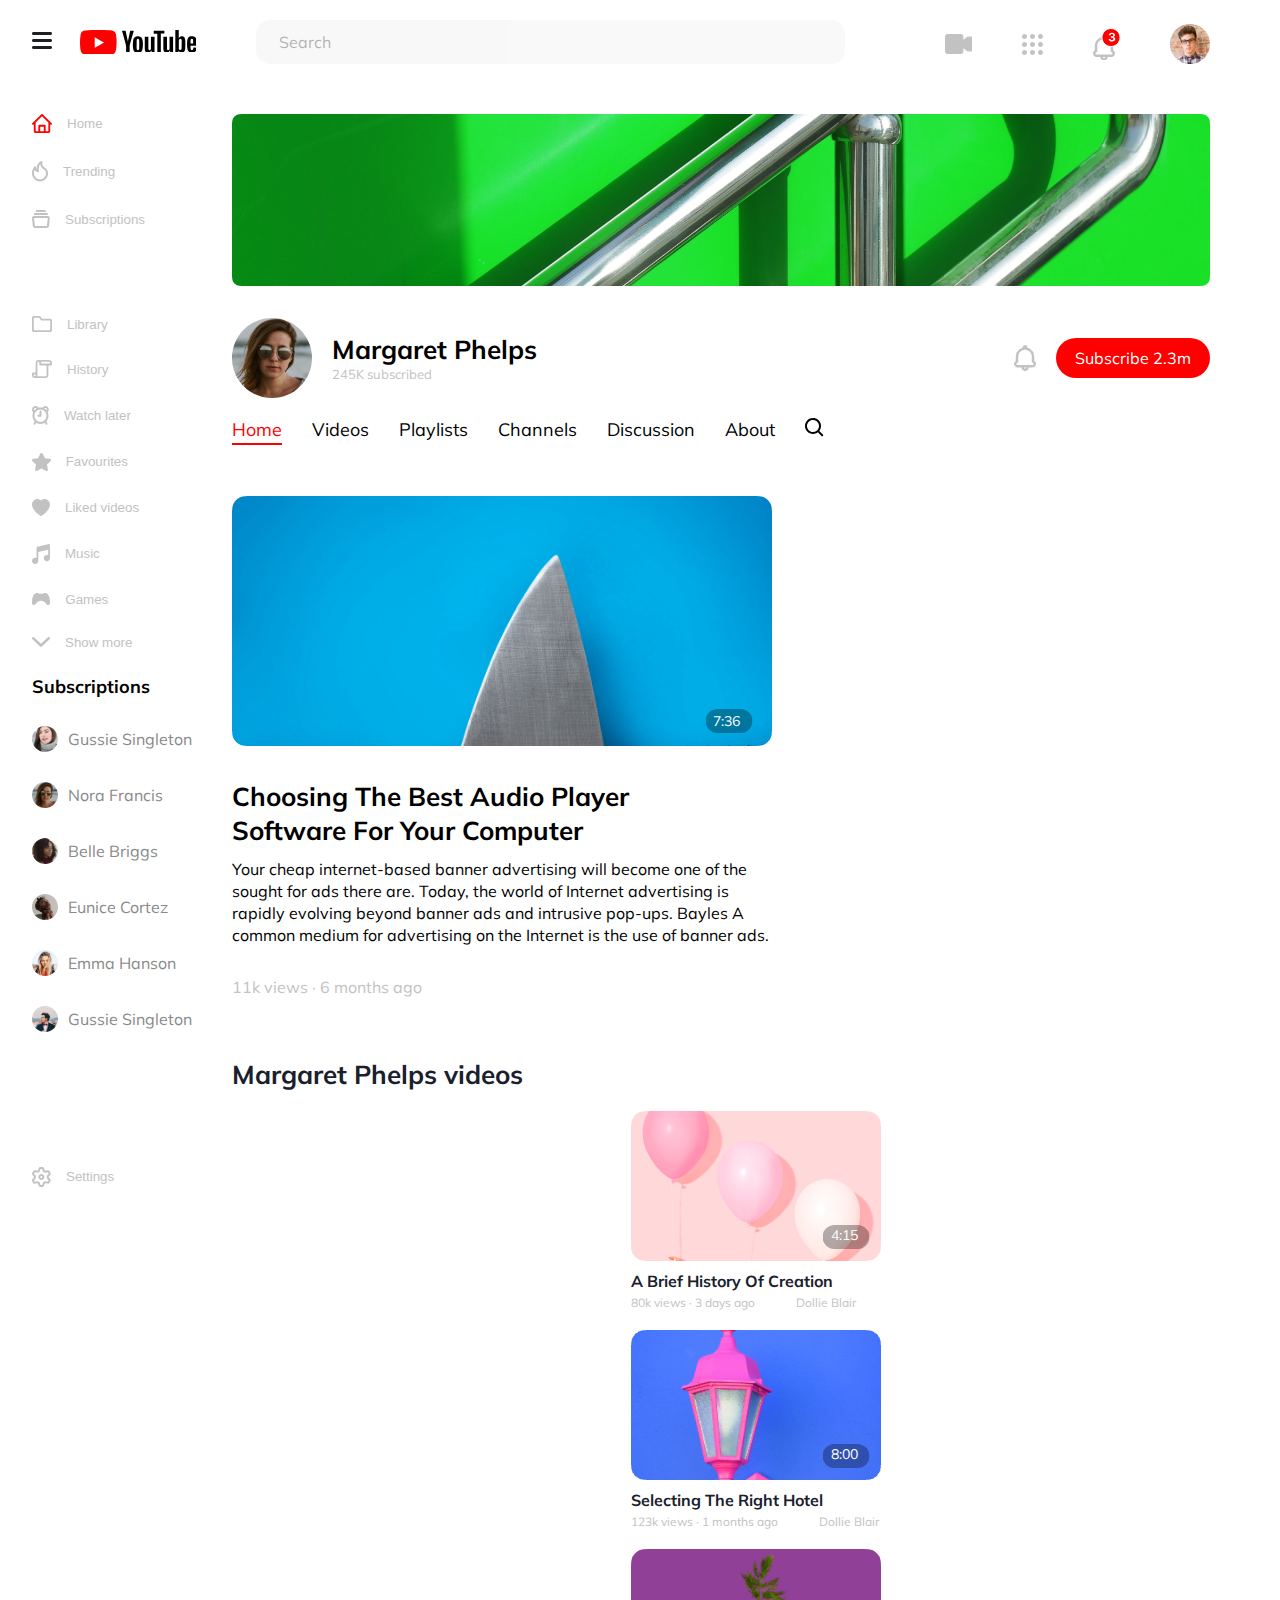
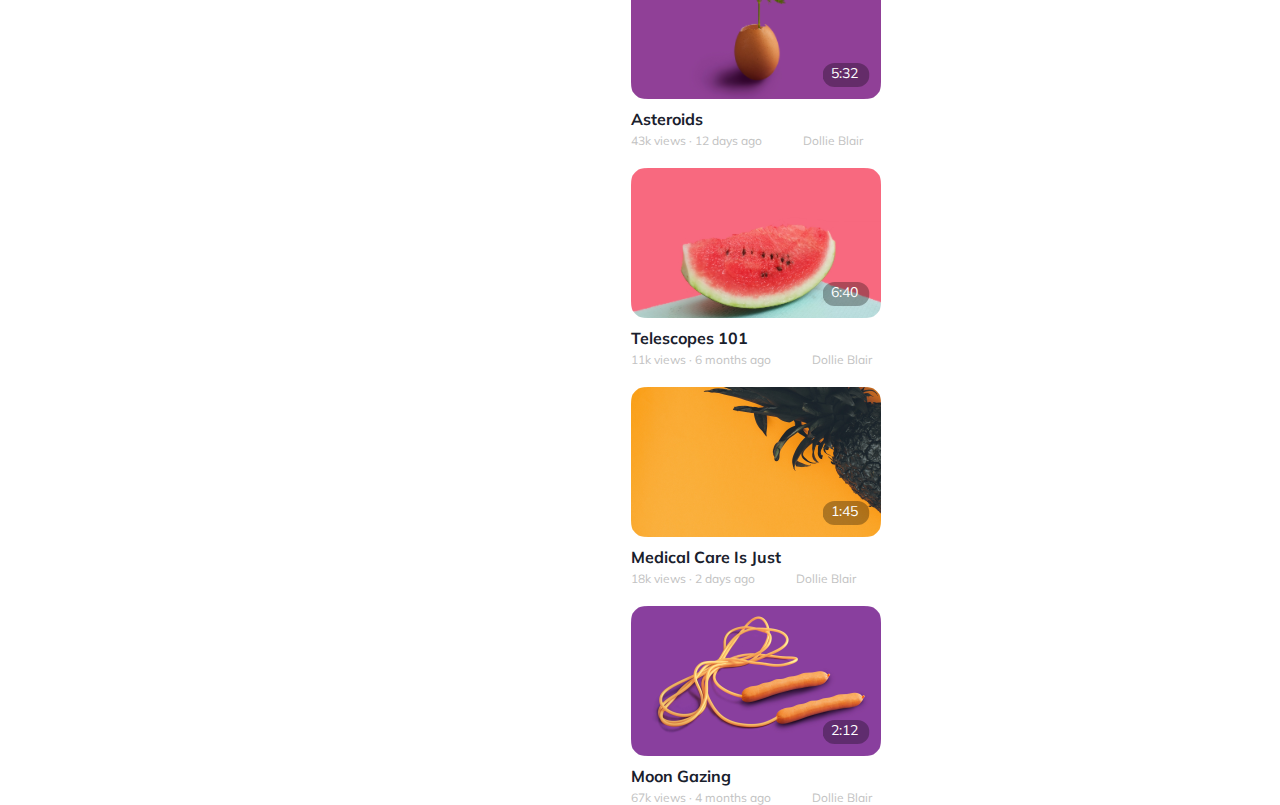
<file: Channel Page/index.html>
<!doctype html>
<html lang="en">
<head>
    <meta charset="UTF-8" />
    <meta name="viewport"
          content="width=device-width, user-scalable=no, initial-scale=1.0, maximum-scale=1.0, minimum-scale=1.0">
    <meta http-equiv="X-UA-Compatible" content="ie=edge" />
    <title>Channel Page</title>
    <link rel="preconnect" href="https://fonts.googleapis.com">
    <link rel="preconnect" href="https://fonts.gstatic.com" crossorigin>
    <link href="https://fonts.googleapis.com/css2?family=Mulish:ital,wght@0,200..1000;1,200..1000&display=swap" rel="stylesheet">
    <link rel="stylesheet" href="css/reset.css" />
    <link rel="stylesheet" href="css/style.css" />
</head>
<body>
<div class="container">
    <header class="header">

        <div class="header__left">
            <div class="header__hamburger">
                <svg width="20.000000" height="17.000000" viewBox="0 0 20 17" fill="none" xmlns="http://www.w3.org/2000/svg" xmlns:xlink="http://www.w3.org/1999/xlink">
                    <desc>
                        Created with Pixso.
                    </desc>
                    <defs/>
                    <path id="Combined Shape" d="M18.6365 3L1.36353 3C0.610107 3 0 2.328 0 1.5C0 0.671997 0.610107 0 1.36353 0L18.6365 0C19.3892 0 20 0.671997 20 1.5C20 2.328 19.3892 3 18.6365 3ZM1.36353 7L18.6365 7C19.3892 7 20 7.672 20 8.5C20 9.328 19.3892 10 18.6365 10L1.36353 10C0.610107 10 0 9.328 0 8.5C0 7.672 0.610107 7 1.36353 7ZM18.6365 14L1.36353 14C0.610107 14 0 14.672 0 15.5C0 16.328 0.610107 17 1.36353 17L18.6365 17C19.3892 17 20 16.328 20 15.5C20 14.672 19.3892 14 18.6365 14Z" clip-rule="evenodd" fill="#1F2022" fill-opacity="1.000000" fill-rule="evenodd"/>
                </svg>
            </div>
            <div class="header__logo">
                <svg width="36.639893" height="24.989517" viewBox="0 0 36.6399 24.9895" fill="none" xmlns="http://www.w3.org/2000/svg" xmlns:xlink="http://www.w3.org/1999/xlink">
                    <desc>
                        Created with Pixso.
                    </desc>
                    <defs/>
                    <path id="Shape" d="M19.1321 24.9575L11.6147 24.8219C11.1401 24.8127 10.665 24.8089 10.1902 24.8051C8.23096 24.7893 6.27539 24.7736 4.35474 24.3797C0.724854 23.6485 0.467773 20.0636 0.198486 17.0566C-0.172119 12.829 -0.0288086 8.52472 0.670898 4.3325C1.06567 1.9799 2.62061 0.576599 5.02466 0.423309C13.1399 -0.130936 21.3088 -0.0660858 29.406 0.193344C30.2612 0.216934 31.1223 0.346649 31.9656 0.494064C36.1279 1.21339 36.2295 5.27589 36.4985 8.69571C36.7678 12.1509 36.6541 15.6238 36.1399 19.0554C35.7271 21.8974 34.9377 24.2794 31.6067 24.5094C27.4326 24.8101 23.354 25.0518 19.168 24.9752C19.168 24.9575 19.144 24.9575 19.1321 24.9575ZM24.0718 12.4634C20.9441 14.2323 17.8582 15.9834 14.7126 17.7641L14.7126 7.16269C17.8403 8.93156 20.9202 10.6827 24.0718 12.4634Z" clip-rule="evenodd" fill="#FF0000" fill-opacity="1.000000" fill-rule="evenodd"/>
                </svg>
                <svg width="74.592285" height="22.691818" viewBox="0 0 74.5923 22.6918" fill="none" xmlns="http://www.w3.org/2000/svg" xmlns:xlink="http://www.w3.org/1999/xlink">
                    <desc>
                        Created with Pixso.
                    </desc>
                    <defs/>
                    <path id="Combined Shape" d="M56.6748 20.8609C56.5312 21.4387 56.4055 21.8927 56.28 22.3762L53.3376 22.3762L53.3376 0L56.7705 0L56.7705 8.25471C56.9497 8.03065 57.0396 7.93633 57.1172 7.83609C57.7034 7.0401 58.4629 6.52122 59.4436 6.32076C61.0044 6.02005 62.3379 6.69812 62.8105 8.17807C63.1155 9.09789 63.3127 10.0826 63.3367 11.0436C63.3511 11.7897 63.3579 12.5353 63.3579 13.2807C63.3579 15.0034 63.3215 16.7249 63.259 18.4493C63.2231 19.204 62.9897 19.9764 62.6968 20.684C61.7339 23.0189 58.5884 23.3726 57.0276 21.3502C56.9319 21.2264 56.8423 21.0908 56.6748 20.8609ZM5.88452 11.5271C6.20142 10 6.50049 8.50826 6.82935 7.01062C7.24219 5.10612 7.70264 3.20164 8.10913 1.29128C8.21094 0.82547 8.40234 0.71344 8.85083 0.725235C9.5354 0.750397 10.2292 0.745728 10.9426 0.740936C11.2327 0.738998 11.5259 0.73703 11.823 0.73703C11.488 1.95164 11.1592 3.10732 10.8362 4.24529C9.81348 7.81839 8.79102 11.4033 7.78027 14.9882C7.70264 15.2653 7.66675 15.566 7.66675 15.8609C7.6626 16.5134 7.66138 17.1652 7.66138 17.8169C7.66138 18.4683 7.6626 19.1195 7.66406 19.7709C7.66528 20.4228 7.66675 21.0749 7.66675 21.7276L7.66675 22.3644L4.15625 22.3644C4.14429 22.1875 4.12036 22.0106 4.12036 21.8337C4.12036 21.4798 4.11133 21.1252 4.10205 20.7709C4.09302 20.4168 4.08374 20.063 4.08374 19.71C4.08374 19.3098 4.09546 18.9108 4.13232 18.5141C4.16455 18.1842 4.17944 17.8575 4.17944 17.5337C4.17944 15.5999 3.64966 13.7679 3.11987 11.9365C3.03003 11.6253 2.93994 11.3141 2.85254 11.0024C1.9436 7.75943 1.02271 4.50471 0.113525 1.2618C0.0656738 1.10849 0.0478516 0.94339 0 0.754715L3.58228 0.754715C4.33569 4.33372 5.09521 7.91273 5.88452 11.5271ZM31.7551 3.62619L35.3132 3.62619L35.3193 22.3644L38.8416 22.3644L38.8416 3.60851L42.376 3.60851L42.376 0.78421L31.7551 0.78421L31.7551 3.62619ZM74.5676 15.6368L68.5156 15.6368C68.5813 16.8337 68.6052 17.9717 68.731 19.0979C68.8206 19.8821 69.2571 20.2182 69.9448 20.2241C70.6626 20.2359 71.0811 19.8821 71.2485 19.1038C71.3025 18.8502 71.3384 18.5967 71.3623 18.3373C71.3862 18.1073 71.3979 17.8597 71.416 17.5295C72.4387 17.5826 73.4373 17.6415 74.4241 17.6828C74.5322 17.9994 74.5833 18.3329 74.5833 18.6703C74.5833 20.1234 73.6357 21.6468 72.2234 22.1875C70.8538 22.7182 69.4485 22.7182 68.0491 22.3113C67.0146 22.0106 66.2432 21.362 65.8962 20.3656C65.5732 19.434 65.2683 18.4611 65.2026 17.4882C65.1177 16.3546 65.0583 15.2157 65.0583 14.076C65.0583 12.8029 65.1326 11.5287 65.3281 10.2594C65.3938 9.85849 65.5076 9.47523 65.6331 9.08609C66.1355 7.48232 67.2297 6.49763 68.9224 6.33255C69.8433 6.24411 70.7939 6.27948 71.7031 6.43279C73.1743 6.68633 73.9575 7.72995 74.2986 9.09789C74.4539 9.74057 74.5676 10.4009 74.5916 11.0554C74.592 11.1921 74.5923 11.3287 74.5923 11.4653C74.5923 12.1389 74.5864 12.812 74.5803 13.4943C74.574 14.1954 74.5676 14.9061 74.5676 15.6368ZM20.9128 15.0354C20.9009 15.566 20.865 16.0967 20.8352 16.6274C20.6975 18.2193 20.6318 20.4776 19.3281 21.6391C18.4968 22.3703 17.4443 22.6356 16.356 22.671C15.8716 22.6828 15.3811 22.6828 14.8967 22.6179C12.6064 22.2759 11.5417 21.2795 11.1592 18.7972C10.9421 17.3734 10.8242 15.9379 10.8242 14.5023C10.8242 13.0487 10.9453 11.595 11.207 10.1533C11.7451 7.1875 13.5991 6.13797 16.4814 6.33255C19.1726 6.52122 20.3748 8.2606 20.6917 10.737C20.8386 11.9407 20.9211 13.1571 20.9211 14.3754C20.9211 14.5954 20.9185 14.8154 20.9128 15.0354ZM22.7668 6.62737L26.3789 6.62737L26.3789 7.29362C26.3789 8.17987 26.3782 9.06575 26.3774 9.95125C26.3767 10.836 26.3757 11.7204 26.3757 12.6044C26.3757 14.3734 26.3789 16.1409 26.3909 17.9068C26.3909 18.4139 26.4387 18.9387 26.5464 19.434C26.6838 20.0177 27.0308 20.2064 27.6228 20.1297C28.4419 20.0177 28.9385 19.4576 28.9443 18.638L28.9443 6.65094L32.5386 6.65094L32.5386 22.388L29.7456 22.388C29.644 21.8042 29.5425 21.2028 29.4109 20.4422C29.2314 20.7076 29.1296 20.8609 29.0281 21.0201C28.0952 22.3703 26.7854 22.8656 25.1887 22.6238C23.9089 22.4351 23.1255 21.5035 22.8865 19.9764C22.8206 19.4988 22.7727 19.0271 22.7727 18.5495C22.7607 14.7229 22.7607 10.8785 22.7607 7.05188L22.7668 6.62737ZM47.5129 6.63914L51.1072 6.63914L51.1072 22.388L48.3025 22.388C48.2007 21.7924 48.0991 21.1792 47.9795 20.4599C47.7881 20.737 47.6746 20.9139 47.5549 21.0908C46.6218 22.4174 45.3003 22.8715 43.7395 22.6297C42.4058 22.4174 41.6045 21.4033 41.425 19.7406C41.3713 19.2453 41.3474 18.7441 41.3474 18.2488C41.3433 17.0204 41.342 15.7908 41.342 14.5606C41.342 13.3301 41.3433 12.0991 41.3447 10.8685C41.3459 9.63879 41.3474 8.40955 41.3474 7.18161L41.3474 6.62737L44.9834 6.62737L44.9834 7.27005C44.9834 8.16049 44.9827 9.05057 44.9819 9.94046C44.9812 10.83 44.9805 11.7193 44.9805 12.6087C44.9805 14.388 44.9834 16.1673 44.9954 17.9481C44.9954 18.4552 45.0491 18.9799 45.1389 19.487C45.2405 20.0059 45.6233 20.1946 46.1375 20.1592C46.9688 20.0943 47.543 19.487 47.543 18.6734L47.543 7.3349C47.5129 7.10495 47.5129 6.89268 47.5129 6.63914ZM71.1304 12.6808C71.1296 12.9726 71.1289 13.2676 71.1289 13.5672C70.3215 13.5672 69.4905 13.5672 68.5754 13.579C68.5732 13.3232 68.5671 13.0676 68.5613 12.8123C68.5537 12.4929 68.5461 12.1742 68.5461 11.8562C68.5461 11.0398 68.5955 10.2289 68.8206 9.42807C68.9463 8.97406 69.269 8.72052 69.7773 8.72052C70.2856 8.72052 70.7104 8.85612 70.9136 9.35141C71.0154 9.60495 71.1169 9.88208 71.1169 10.1474C71.1289 10.7076 71.1318 11.2662 71.1318 11.833C71.1318 12.1132 71.1313 12.3954 71.1304 12.6808ZM17.2568 13.6282C17.2549 13.9167 17.2529 14.2051 17.2529 14.4929C17.2529 15.8549 17.1753 17.217 17.1333 18.5731C17.1333 18.9151 17.0137 19.263 16.8762 19.5814C16.7029 19.9941 16.3918 20.2241 15.9194 20.2241C15.4351 20.2241 15.0642 19.9882 14.9207 19.5578C14.6641 18.792 14.6033 17.9862 14.6033 17.1735C14.6033 16.8072 14.6155 16.4395 14.6279 16.0734C14.6384 15.757 14.6492 15.4418 14.6516 15.1297C14.6636 13.5495 14.6755 11.9634 14.6755 10.3833C14.6755 10.1533 14.7473 9.91745 14.813 9.6875C15.0044 9.06839 15.3752 8.75 15.9014 8.7382C16.4397 8.72641 16.8704 9.04482 17.0137 9.71109C17.1394 10.2889 17.217 10.8785 17.241 11.4623C17.2563 11.8944 17.2607 12.3276 17.2607 12.7609C17.2607 13.05 17.2588 13.3392 17.2568 13.6282ZM56.8423 18.7972L56.8423 10.6132C56.8423 9.92336 57.177 9.40448 57.7273 9.03891C58.4568 8.56133 59.1985 8.80307 59.4675 9.62263C59.6111 10.0766 59.7246 10.5601 59.7246 11.0259C59.7068 13.5318 59.647 16.0318 59.5811 18.5318C59.5752 18.7972 59.4614 19.0625 59.3479 19.316C59.0789 19.9234 58.5405 20.1769 57.8767 20.0236C57.2009 19.8703 56.8423 19.4634 56.8423 18.7972Z" clip-rule="evenodd" fill="#000000" fill-opacity="1.000000" fill-rule="evenodd"/>
                </svg>
            </div>
        </div>
        <div class="search__bar">
            <p class="search__text">Search</p>
            <svg class="search__icon" viewBox="0 0 19 19" xmlns="http://www.w3.org/2000/svg" xmlns:xlink="http://www.w3.org/1999/xlink">
                <desc>
                    Created with Pixso.
                </desc>
                <defs/>
                <path id="Shape" d="M17.9005 16.4865L14.3206 12.9065L14.3196 12.9055C16.9095 9.569 16.4594 4.79387 13.2916 2.00008C10.1238 -0.793732 5.32983 -0.643494 2.34314 2.34317C-0.643555 5.32983 -0.793701 10.1238 2.00012 13.2916C4.79382 16.4594 9.56897 16.9095 12.9055 14.3195L16.4855 17.8995C16.7365 18.1597 17.1082 18.2642 17.4579 18.1729C17.8075 18.0816 18.0808 17.8088 18.1725 17.4592C18.2643 17.1096 18.1603 16.7378 17.9005 16.4865ZM8.00049 14.0005C10.1442 14.0005 12.1249 12.8569 13.1967 11.0005C14.2684 9.14412 14.2684 6.85693 13.1967 5.00052C12.1249 3.14412 10.1442 2.00052 8.00049 2.00052C4.68677 2.00052 2.00049 4.68681 2.00049 8.00052C2.00049 11.3142 4.68677 14.0005 8.00049 14.0005Z" clip-rule="evenodd" fill="#000000" fill-opacity="1.000000" fill-rule="evenodd"/>
            </svg>
        </div>
        <div class="header__buttons">
            <svg class="header__button" width="27.000000" height="20.000000" viewBox="0 0 27 20" fill="none" xmlns="http://www.w3.org/2000/svg" xmlns:xlink="http://www.w3.org/1999/xlink">
                <desc>
                    Created with Pixso.
                </desc>
                <defs/>
                <g opacity="0.240000">
                    <path id="Combined-Shape-path" d="M18.4091 5.68182L22.2083 2.86766C22.4823 2.66461 22.9733 2.5 23.3199 2.5L25.769 2.5C26.4489 2.5 27 3.06064 27 3.7531L27 16.2469C27 16.939 26.4559 17.5 25.769 17.5L23.3199 17.5C22.9801 17.5 22.48 17.3336 22.2083 17.1323L18.4091 14.3182L18.4091 17.4973C18.4091 18.8795 17.3126 20 15.955 20L2.4541 20C1.09875 20 0 18.8819 0 17.4973L0 2.50266C0 1.12048 1.09644 0 2.4541 0L15.955 0C17.3103 0 18.4091 1.11815 18.4091 2.50266L18.4091 5.68182Z" fill="#000000" fill-opacity="1.000000" fill-rule="nonzero"/>
                </g>
            </svg>
            <svg class="header__button" width="21.000000" height="21.000000" viewBox="0 0 21 21" fill="none" xmlns="http://www.w3.org/2000/svg" xmlns:xlink="http://www.w3.org/1999/xlink">
                <desc>
                    Created with Pixso.
                </desc>
                <defs/>
                <g opacity="0.240000">
                    <path id="Combined Shape" d="M2.5 5C1.11926 5 0 3.88071 0 2.5C0 1.11929 1.11926 0 2.5 0C3.88074 0 5 1.11929 5 2.5C5 3.88071 3.88074 5 2.5 5ZM10.5 5C9.11926 5 8 3.88071 8 2.5C8 1.11929 9.11926 0 10.5 0C11.8807 0 13 1.11929 13 2.5C13 3.88071 11.8807 5 10.5 5ZM18.5 5C17.1193 5 16 3.88071 16 2.5C16 1.11929 17.1193 0 18.5 0C19.8807 0 21 1.11929 21 2.5C21 3.88071 19.8807 5 18.5 5ZM2.5 13C1.11926 13 0 11.8807 0 10.5C0 9.11929 1.11926 8 2.5 8C3.88074 8 5 9.11929 5 10.5C5 11.8807 3.88074 13 2.5 13ZM10.5 13C9.11926 13 8 11.8807 8 10.5C8 9.11929 9.11926 8 10.5 8C11.8807 8 13 9.11929 13 10.5C13 11.8807 11.8807 13 10.5 13ZM18.5 13C17.1193 13 16 11.8807 16 10.5C16 9.11929 17.1193 8 18.5 8C19.8807 8 21 9.11929 21 10.5C21 11.8807 19.8807 13 18.5 13ZM2.5 21C1.11926 21 0 19.8807 0 18.5C0 17.1193 1.11926 16 2.5 16C3.88074 16 5 17.1193 5 18.5C5 19.8807 3.88074 21 2.5 21ZM10.5 21C9.11926 21 8 19.8807 8 18.5C8 17.1193 9.11926 16 10.5 16C11.8807 16 13 17.1193 13 18.5C13 19.8807 11.8807 21 10.5 21ZM18.5 21C17.1193 21 16 19.8807 16 18.5C16 17.1193 17.1193 16 18.5 16C19.8807 16 21 17.1193 21 18.5C21 19.8807 19.8807 21 18.5 21Z" clip-rule="evenodd" fill="#000000" fill-opacity="1.000000" fill-rule="evenodd"/>
                </g>
            </svg>
            <svg class="header__button" width="27.500000" height="32.500000" viewBox="0 0 27.5 32.5" fill="none" xmlns="http://www.w3.org/2000/svg" xmlns:xlink="http://www.w3.org/1999/xlink">
                <desc>
                    Created with Pixso.
                </desc>
                <defs/>
                <g opacity="0.240000">
                    <path id="Combined-Shape" d="M0 25.4091C0 27.3655 1.6438 28.9545 3.66931 28.9545L7.33337 28.9571C7.33337 30.9143 8.97498 32.5 11 32.5C13.0197 32.5 14.6646 30.913 14.6666 28.9545L18.3307 28.9545C20.3586 28.9545 22 27.3681 22 25.4091C22 24.119 21.2793 22.9664 20.1666 22.3454L20.1666 17.7318C20.1666 13.6419 17.3323 10.2034 13.4445 9.1765L13.4445 8.86363C13.4445 7.55824 12.35 6.5 11 6.5C9.65002 6.5 8.55554 7.55824 8.55554 8.86363L8.55554 9.1765C4.66846 10.2037 1.83337 13.6418 1.83337 17.7256C1.83337 17.7256 1.8385 21.9764 1.8385 22.335C0.727173 22.9532 0 24.1105 0 25.4091ZM17.7222 17.7318L17.7222 23.4427C17.7222 23.7702 17.9922 24.1032 18.318 24.1847L18.6385 24.2648C19.1733 24.3984 19.5555 24.8689 19.5555 25.4091C19.5555 26.0624 19.0088 26.5909 18.3307 26.5909L3.66931 26.5909C2.99365 26.5909 2.44446 26.06 2.44446 25.4091C2.44446 24.8666 2.8252 24.3979 3.36023 24.2647L3.69153 24.1823C4.01526 24.1017 4.27783 23.7732 4.27783 23.4426L4.27783 17.7256C4.27783 14.1364 7.28674 11.2273 11 11.2273C14.7147 11.2273 17.7222 14.1354 17.7222 17.7318ZM9.77783 28.9545C9.77783 29.6083 10.3243 30.1364 11 30.1364C11.6709 30.1364 12.2201 29.6064 12.2222 28.9545L9.77783 28.9545Z" clip-rule="evenodd" fill="#000000" fill-opacity="1.000000" fill-rule="evenodd"/>
                </g>
                <path id="Oval" d="M18 18.5C22.9706 18.5 27 14.4706 27 9.5C27 4.52943 22.9706 0.5 18 0.5C13.0294 0.5 9 4.52943 9 9.5C9 14.4706 13.0294 18.5 18 18.5Z" fill="#FF0000" fill-opacity="1.000000" fill-rule="nonzero"/>
                <path id="Oval" d="M27 9.5C27 4.52943 22.9706 0.5 18 0.5C13.0294 0.5 9 4.52943 9 9.5C9 14.4706 13.0294 18.5 18 18.5C22.9706 18.5 27 14.4706 27 9.5Z" stroke="#FFFFFF" stroke-opacity="1.000000" stroke-width="1.000000"/>
                <path id="3" d="M18.9346 13.6201C20.8945 13.6201 22.2949 12.542 22.292 11.0508C22.2949 9.96387 21.6064 9.1875 20.3232 9.02637L20.3232 8.95605C21.2988 8.7832 21.9727 8.0918 21.9668 7.11328C21.9727 5.73633 20.7656 4.65234 18.958 4.65234C17.168 4.65234 15.8232 5.70117 15.7969 7.20996L17.5664 7.20996C17.5869 6.54492 18.1963 6.11426 18.9492 6.11426C19.6963 6.11426 20.1943 6.56543 20.1914 7.22168C20.1943 7.91016 19.6113 8.37305 18.7705 8.37305L17.9561 8.37305L17.9561 9.72949L18.7705 9.72949C19.7607 9.72949 20.3789 10.2217 20.373 10.9248C20.3789 11.6221 19.7812 12.0967 18.9375 12.0967C18.123 12.0967 17.5137 11.6719 17.4814 11.0332L15.6211 11.0332C15.6533 12.5596 17.0156 13.6201 18.9346 13.6201Z" fill="#FFFFFF" fill-opacity="1.000000" fill-rule="evenodd"/>
            </svg>
            <svg class="search__icon" viewBox="0 0 19 19" xmlns="http://www.w3.org/2000/svg" xmlns:xlink="http://www.w3.org/1999/xlink">
                <desc>
                    Created with Pixso.
                </desc>
                <defs/>
                <path id="Shape" d="M17.9005 16.4865L14.3206 12.9065L14.3196 12.9055C16.9095 9.569 16.4594 4.79387 13.2916 2.00008C10.1238 -0.793732 5.32983 -0.643494 2.34314 2.34317C-0.643555 5.32983 -0.793701 10.1238 2.00012 13.2916C4.79382 16.4594 9.56897 16.9095 12.9055 14.3195L16.4855 17.8995C16.7365 18.1597 17.1082 18.2642 17.4579 18.1729C17.8075 18.0816 18.0808 17.8088 18.1725 17.4592C18.2643 17.1096 18.1603 16.7378 17.9005 16.4865ZM8.00049 14.0005C10.1442 14.0005 12.1249 12.8569 13.1967 11.0005C14.2684 9.14412 14.2684 6.85693 13.1967 5.00052C12.1249 3.14412 10.1442 2.00052 8.00049 2.00052C4.68677 2.00052 2.00049 4.68681 2.00049 8.00052C2.00049 11.3142 4.68677 14.0005 8.00049 14.0005Z" clip-rule="evenodd" fill="#000000" fill-opacity="1.000000" fill-rule="evenodd"/>
            </svg>
            <img class="user__pic" src="images/userpic.svg" alt="user picture">
            <img class="dots" src="./images/dots.svg" alt="">
        </div>
    </header>
    <main class="main">
        <aside class="sidebar">
            <div class="control__panel">
                <div class="main__control__buttons">
                    <button class="control__button">
                        <img src="images/home.svg" alt="home icon">
                        <p>Home</p>
                    </button>
                    <button class="control__button">
                        <img src="images/trending.svg" alt="home icon">
                        <p>Trending</p>
                    </button>
                    <button class="control__button">
                        <img src="images/subscriptions.svg" alt="home icon">
                        <p>Subscriptions</p>
                    </button>
                </div>
                <div class="secondary__control__buttons">
                    <button class="control__button">
                        <img src="images/library.svg" alt="home icon">
                        <p>Library</p>
                    </button>
                    <button class="control__button">
                        <img src="images/history.svg" alt="home icon">
                        <p>History</p>
                    </button>
                    <button class="control__button">
                        <img src="images/watchLatter.svg" alt="home icon">
                        <p>Watch later</p>
                    </button>
                    <button class="control__button">
                        <img src="images/favourites.svg" alt="home icon">
                        <p>Favourites</p>
                    </button>
                    <button class="control__button">
                        <img src="images/likedVideos.svg" alt="home icon">
                        <p>Liked videos</p>
                    </button>
                    <button class="control__button">
                        <img src="images/music.svg" alt="home icon">
                        <p>Music</p>
                    </button>
                    <button class="control__button">
                        <img src="images/games.svg" alt="home icon">
                        <p>Games</p>
                    </button>
                    <button class="control__button">
                        <img style="width: 1.8rem" src="images/showMore.svg" alt="home icon">
                        <p>Show more</p>
                    </button>

                </div>
                <div class="subscription__block">
                    <p class="subscription__text">Subscriptions</p>
                    <div class="suggestions">
                        <button class="channel_info">
                            <img src="images/chanel1.svg" alt="">
                            <p class="name__channel">Gussie Singleton</p>
                        </button>
                        <button class="channel_info">
                            <img src="images/chanel2.svg" alt="">
                            <p class="name__channel">Nora Francis</p>
                        </button>
                        <button class="channel_info">
                            <img src="images/chanel3.svg" alt="">
                            <p class="name__channel">Belle Briggs</p>
                        </button>
                        <button class="channel_info">
                            <img src="images/chanel4.svg" alt="">
                            <p class="name__channel">Eunice Cortez</p>
                        </button>
                        <button class="channel_info">
                            <img src="images/chanel5.svg" alt="">
                            <p class="name__channel">Emma Hanson</p>
                        </button>
                        <button class="channel_info">
                            <img src="images/chanel6.svg" alt="">
                            <p class="name__channel">Gussie Singleton</p>
                        </button>


                    </div>
                </div>
                <div class="settings">
                    <button class="control__button">
                        <img src="./images/setting.svg" alt="home icon">
                        <p>Settings</p>
                    </button>
                </div>
            </div>
        </aside>
        <section class="content">
            <div class="channel__cover">
                <img class="main__img"  src="./images/channelCover.png" alt="">
            </div>
            <div class="main__channel_info">
                <div class="name__avatar">
                    <img class="channel__info__ava" style="width: 8rem; margin-right: 2rem" src="images/chanel2.svg" alt="">
                    <div class="main__info">
                        <p class="main__name__channel">Margaret Phelps</p>
                        <p class="subscribers__count">245K subscribed</p>
                    </div>
                </div>
                <div class="alert__subscribe__button">
                    <img class="bell__button" src="./images/bellButton.png" alt="">
                    <button class="subscribe__button">
                        <img class="red__rectangle" src="images/redRectangle.svg" alt="">
                        <p class="subscribe__button__text">Subscribe 2.3m</p>
                    </button>
                </div>
            </div>
            <div class="main__channel__sections">
                <div class="sections__list">
                    <div><a href="#">Home</a></div>
                    <div><a href="#">Videos</a></div>
                    <div><a href="#">Playlists</a></div>
                    <div class="section__list__arrowDown"><img src="./images/arrowDown.svg" alt=""></div>
                    <div class="section__list__text"><a href="#">Channels</a></div>
                    <div class="section__list__text"><a href="#">Discussion</a></div>
                    <div class="section__list__text"><a href="#">About</a></div>
                    <div class="section__list__search__icon"><button>
                        <svg class="search__video__icon" viewBox="0 0 19 19" xmlns="http://www.w3.org/2000/svg" xmlns:xlink="http://www.w3.org/1999/xlink">
                            <desc>
                                Created with Pixso.
                            </desc>
                            <defs/>
                            <path id="Shape" d="M17.9005 16.4865L14.3206 12.9065L14.3196 12.9055C16.9095 9.569 16.4594 4.79387 13.2916 2.00008C10.1238 -0.793732 5.32983 -0.643494 2.34314 2.34317C-0.643555 5.32983 -0.793701 10.1238 2.00012 13.2916C4.79382 16.4594 9.56897 16.9095 12.9055 14.3195L16.4855 17.8995C16.7365 18.1597 17.1082 18.2642 17.4579 18.1729C17.8075 18.0816 18.0808 17.8088 18.1725 17.4592C18.2643 17.1096 18.1603 16.7378 17.9005 16.4865ZM8.00049 14.0005C10.1442 14.0005 12.1249 12.8569 13.1967 11.0005C14.2684 9.14412 14.2684 6.85693 13.1967 5.00052C12.1249 3.14412 10.1442 2.00052 8.00049 2.00052C4.68677 2.00052 2.00049 4.68681 2.00049 8.00052C2.00049 11.3142 4.68677 14.0005 8.00049 14.0005Z" clip-rule="evenodd" fill="#000000" fill-opacity="1.000000" fill-rule="evenodd"/>
                        </svg>
                    </button></div>

                </div>
            </div>
            <div class="video__and__channels__section">
                <div class="main__video__block">
                    <div class="video__block__bigImg">
                        <div class="video__image__containerBig">
                            <img class="video__imageBig" src="images/videoCover15.png" alt="">
                            <div class="video__rectangle__container__bigImg">
                                <img class="video__rectangle" src="images/rectangle.svg" alt="">
                                <p class="video__timecodes__bigImg">7:36</p>
                            </div>
                        </div>
                    </div>
                    <div class="main__video__name__description">
                        <h2 class="main__video__name">Choosing The Best Audio Player<br>Software For Your Computer</h2>
                        <p class="main__video__description">Your cheap internet-based banner advertising will become one of the sought for ads there are. Today, the world of Internet advertising is rapidly evolving beyond banner ads and intrusive pop-ups. Bayles A common medium for advertising on the Internet is the use of banner ads. </p>
                        <p class="views__date">11k views  ·  6 months ago</p>
                    </div>
                </div>
                <div class="aside__recommended__channels">
                        <h3 class="recommended__channels__title">Recommended channel</h3>
                        <div class="recommended__channels__blocks">
                            <img src="./images/channelAva1.png" alt="">
                            <p>Flora Benson</p>
                        </div>
                        <div class="recommended__channels__blocks">
                            <img src="./images/channelAva2.png" alt="">
                            <p>Violet Cobb</p>
                        </div>
                        <div class="recommended__channels__blocks">
                            <img src="./images/channelAva3.png" alt="">
                            <p>Phillip Mullins</p>
                    </div>
                </div>
            </div>
            <div class="container__hidden">
                <div class="main__channel">
                    <div class="main__channel_name__logo">
                        <button class="channel_info__logo">
                            <p class="recommended__name__channel">Margaret Phelps videos</p>
                        </button>
                        <div class="slider__buttons">
                            <button><img src="images/leftArrow.svg" alt=""></button>
                            <button><img src="images/rightArrow.svg" alt=""></button>
                        </div>
                    </div>
                    <div class="channel__video">
                        <div class="video__block">
                            <div class="video__image__container">
                                <img class="video__image" src="images/videoCover16.png" alt="">
                                <div class="video___rectangle__container">
                                    <img class="video__rectangle" src="images/rectangle.svg" alt="">
                                    <p class="video__timecodes">4:15</p>
                                </div>
                            </div>

                            <p class="video__name">A Brief History Of Creation</p>
                            <div class="video__info">
                                <p>80k views  ·  3 days ago</p>
                                <p>Dollie Blair</p>
                            </div>
                        </div>
                        <div class="video__block">
                            <div class="video__image__container">
                                <img class="video__image" src="images/videoCover17.png" alt="">
                                <div class="video___rectangle__container">
                                    <img class="video__rectangle" src="images/rectangle.svg" alt="">
                                    <p class="video__timecodes">8:00</p>
                                </div>
                            </div>

                            <p class="video__name">Selecting The Right Hotel</p>
                            <div class="video__info">
                                <p>123k views  ·  1 months ago</p>
                                <p>Dollie Blair</p>
                            </div>
                        </div>
                        <div class="video__block">
                            <div class="video__image__container">
                                <img class="video__image" src="images/videoCover18.png" alt="">
                                <div class="video___rectangle__container">
                                    <img class="video__rectangle" src="images/rectangle.svg" alt="">
                                    <p class="video__timecodes">5:32</p>
                                </div>
                            </div>

                            <p class="video__name">Asteroids</p>
                            <div class="video__info">
                                <p>43k views  ·  12 days ago</p>
                                <p>Dollie Blair</p>
                            </div>
                        </div>
                        <div class="video__block">
                            <div class="video__image__container">
                                <img class="video__image" src="images/videoCover14.png" alt="">
                                <div class="video___rectangle__container">
                                    <img class="video__rectangle" src="images/rectangle.svg" alt="">
                                    <p class="video__timecodes">6:40</p>
                                </div>
                            </div>

                            <p class="video__name">Telescopes 101</p>
                            <div class="video__info">
                                <p>11k views  ·  6 months ago</p>
                                <p>Dollie Blair</p>
                            </div>
                        </div>
                        <div class="video__block">
                            <div class="video__image__container">
                                <img class="video__image" src="images/videoCover19.png" alt="">
                                <div class="video___rectangle__container">
                                    <img class="video__rectangle" src="images/rectangle.svg" alt="">
                                    <p class="video__timecodes">1:45</p>
                                </div>
                            </div>

                            <p class="video__name">Medical Care Is Just</p>
                            <div class="video__info">
                                <p>18k views  ·  2 days ago</p>
                                <p>Dollie Blair</p>
                            </div>
                        </div>
                        <div class="video__block">
                            <div class="video__image__container">
                                <img class="video__image" src="images/videoCover20.png" alt="">
                                <div class="video___rectangle__container">
                                    <img class="video__rectangle" src="images/rectangle.svg" alt="">
                                    <p class="video__timecodes">2:12</p>
                                </div>
                            </div>

                            <p class="video__name">Moon Gazing</p>
                            <div class="video__info">
                                <p>67k views  ·  4 months ago</p>
                                <p>Dollie Blair</p>
                            </div>
                        </div>
                    </div>
                    <div class="lower__menu">
                        <hr class="lower__menu__line">
                        <div class="lower__menu__buttons">
                            <button class="control__button">
                                <img src="images/home.svg" alt="home icon">
                                <p>Home</p>
                            </button>
                            <button class="control__button">
                                <img src="images/trending.svg" alt="home icon">
                                <p>Trending</p>
                            </button>
                            <button class="control__button">
                                <img src="images/subscriptions.svg" alt="home icon">
                                <p>Subscriptions</p>
                            </button>
                            <button class="control__button">
                                <img src="images/library.svg" alt="home icon">
                                <p>Library</p>
                            </button>
                        </div>
                    </div>
                </div>
            </div>
        </section>
    </main>

</div>
</body>
</html>
</file>
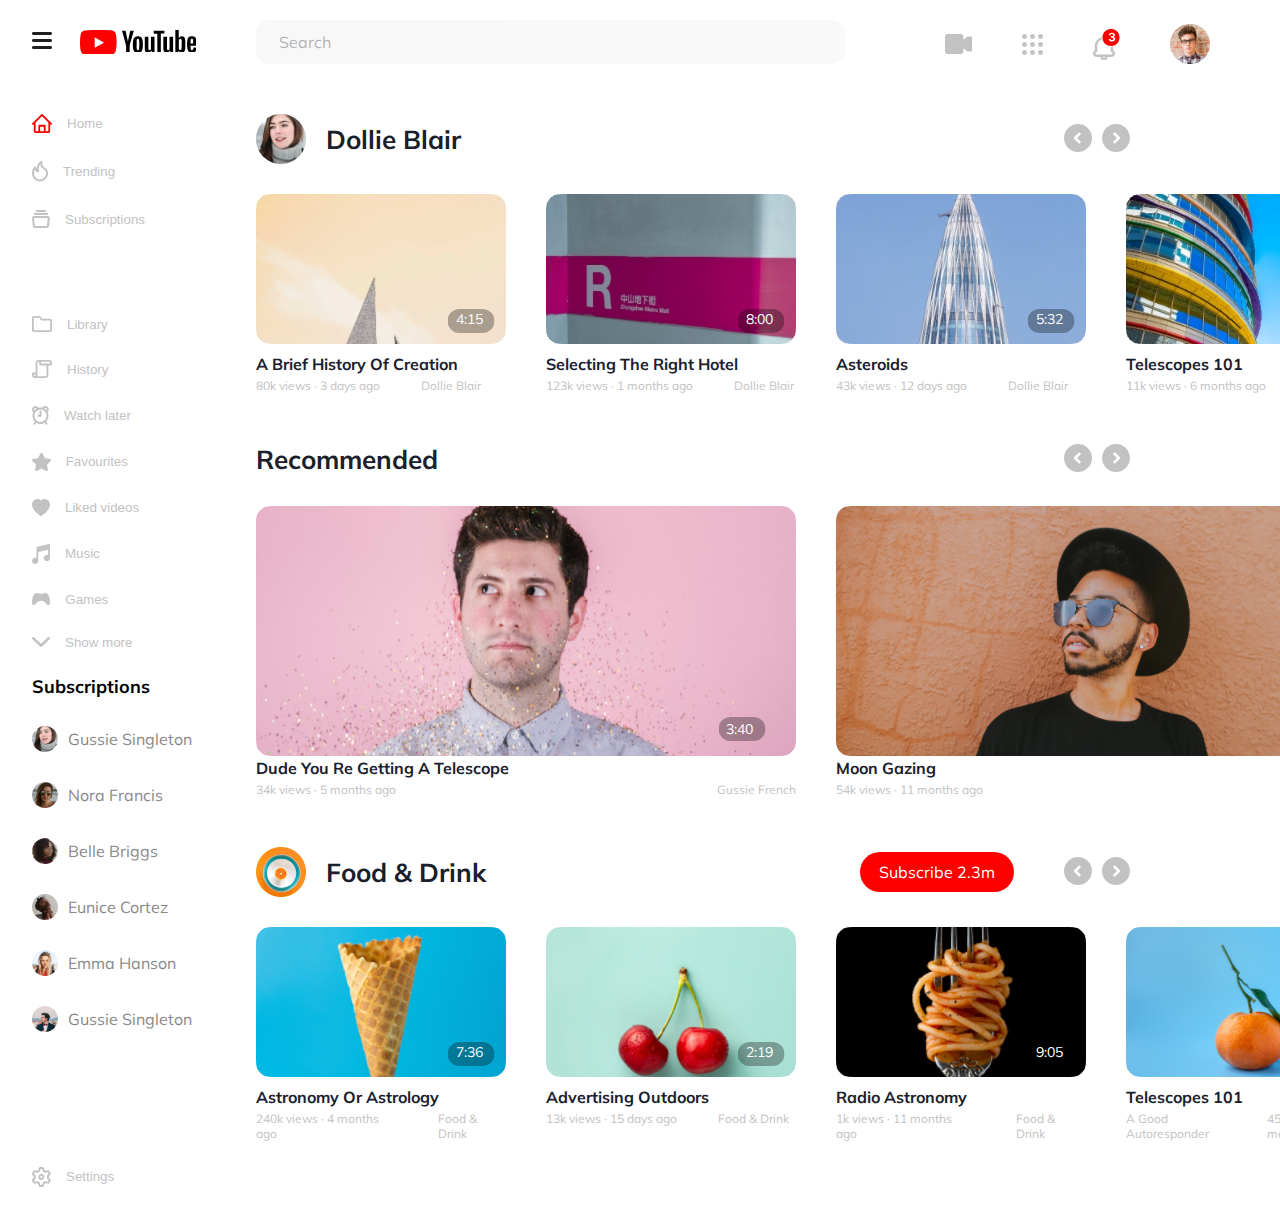
<file: Home Page/index.html>
<!doctype html>
<html lang="en">
<head>
    <meta charset="UTF-8" />
    <meta name="viewport"
          content="width=device-width, user-scalable=no, initial-scale=1.0, maximum-scale=1.0, minimum-scale=1.0">
    <meta http-equiv="X-UA-Compatible" content="ie=edge" />
    <title>Home Page</title>
    <link rel="preconnect" href="https://fonts.googleapis.com">
    <link rel="preconnect" href="https://fonts.gstatic.com" crossorigin>
    <link href="https://fonts.googleapis.com/css2?family=Mulish:ital,wght@0,200..1000;1,200..1000&display=swap" rel="stylesheet">
    <link rel="stylesheet" href="css/reset.css" />
    <link rel="stylesheet" href="css/style.css" />
</head>
<body>
<div class="container">
   <header class="header">

           <div class="header__left">
               <div class="header__hamburger">
                   <svg width="20.000000" height="17.000000" viewBox="0 0 20 17" fill="none" xmlns="http://www.w3.org/2000/svg" xmlns:xlink="http://www.w3.org/1999/xlink">
                       <desc>
                           Created with Pixso.
                       </desc>
                       <defs/>
                       <path id="Combined Shape" d="M18.6365 3L1.36353 3C0.610107 3 0 2.328 0 1.5C0 0.671997 0.610107 0 1.36353 0L18.6365 0C19.3892 0 20 0.671997 20 1.5C20 2.328 19.3892 3 18.6365 3ZM1.36353 7L18.6365 7C19.3892 7 20 7.672 20 8.5C20 9.328 19.3892 10 18.6365 10L1.36353 10C0.610107 10 0 9.328 0 8.5C0 7.672 0.610107 7 1.36353 7ZM18.6365 14L1.36353 14C0.610107 14 0 14.672 0 15.5C0 16.328 0.610107 17 1.36353 17L18.6365 17C19.3892 17 20 16.328 20 15.5C20 14.672 19.3892 14 18.6365 14Z" clip-rule="evenodd" fill="#1F2022" fill-opacity="1.000000" fill-rule="evenodd"/>
                   </svg>
               </div>
                <div class="header__logo">
               <svg width="36.639893" height="24.989517" viewBox="0 0 36.6399 24.9895" fill="none" xmlns="http://www.w3.org/2000/svg" xmlns:xlink="http://www.w3.org/1999/xlink">
                   <desc>
                       Created with Pixso.
                   </desc>
                   <defs/>
                   <path id="Shape" d="M19.1321 24.9575L11.6147 24.8219C11.1401 24.8127 10.665 24.8089 10.1902 24.8051C8.23096 24.7893 6.27539 24.7736 4.35474 24.3797C0.724854 23.6485 0.467773 20.0636 0.198486 17.0566C-0.172119 12.829 -0.0288086 8.52472 0.670898 4.3325C1.06567 1.9799 2.62061 0.576599 5.02466 0.423309C13.1399 -0.130936 21.3088 -0.0660858 29.406 0.193344C30.2612 0.216934 31.1223 0.346649 31.9656 0.494064C36.1279 1.21339 36.2295 5.27589 36.4985 8.69571C36.7678 12.1509 36.6541 15.6238 36.1399 19.0554C35.7271 21.8974 34.9377 24.2794 31.6067 24.5094C27.4326 24.8101 23.354 25.0518 19.168 24.9752C19.168 24.9575 19.144 24.9575 19.1321 24.9575ZM24.0718 12.4634C20.9441 14.2323 17.8582 15.9834 14.7126 17.7641L14.7126 7.16269C17.8403 8.93156 20.9202 10.6827 24.0718 12.4634Z" clip-rule="evenodd" fill="#FF0000" fill-opacity="1.000000" fill-rule="evenodd"/>
               </svg>
               <svg width="74.592285" height="22.691818" viewBox="0 0 74.5923 22.6918" fill="none" xmlns="http://www.w3.org/2000/svg" xmlns:xlink="http://www.w3.org/1999/xlink">
                   <desc>
                       Created with Pixso.
                   </desc>
                   <defs/>
                   <path id="Combined Shape" d="M56.6748 20.8609C56.5312 21.4387 56.4055 21.8927 56.28 22.3762L53.3376 22.3762L53.3376 0L56.7705 0L56.7705 8.25471C56.9497 8.03065 57.0396 7.93633 57.1172 7.83609C57.7034 7.0401 58.4629 6.52122 59.4436 6.32076C61.0044 6.02005 62.3379 6.69812 62.8105 8.17807C63.1155 9.09789 63.3127 10.0826 63.3367 11.0436C63.3511 11.7897 63.3579 12.5353 63.3579 13.2807C63.3579 15.0034 63.3215 16.7249 63.259 18.4493C63.2231 19.204 62.9897 19.9764 62.6968 20.684C61.7339 23.0189 58.5884 23.3726 57.0276 21.3502C56.9319 21.2264 56.8423 21.0908 56.6748 20.8609ZM5.88452 11.5271C6.20142 10 6.50049 8.50826 6.82935 7.01062C7.24219 5.10612 7.70264 3.20164 8.10913 1.29128C8.21094 0.82547 8.40234 0.71344 8.85083 0.725235C9.5354 0.750397 10.2292 0.745728 10.9426 0.740936C11.2327 0.738998 11.5259 0.73703 11.823 0.73703C11.488 1.95164 11.1592 3.10732 10.8362 4.24529C9.81348 7.81839 8.79102 11.4033 7.78027 14.9882C7.70264 15.2653 7.66675 15.566 7.66675 15.8609C7.6626 16.5134 7.66138 17.1652 7.66138 17.8169C7.66138 18.4683 7.6626 19.1195 7.66406 19.7709C7.66528 20.4228 7.66675 21.0749 7.66675 21.7276L7.66675 22.3644L4.15625 22.3644C4.14429 22.1875 4.12036 22.0106 4.12036 21.8337C4.12036 21.4798 4.11133 21.1252 4.10205 20.7709C4.09302 20.4168 4.08374 20.063 4.08374 19.71C4.08374 19.3098 4.09546 18.9108 4.13232 18.5141C4.16455 18.1842 4.17944 17.8575 4.17944 17.5337C4.17944 15.5999 3.64966 13.7679 3.11987 11.9365C3.03003 11.6253 2.93994 11.3141 2.85254 11.0024C1.9436 7.75943 1.02271 4.50471 0.113525 1.2618C0.0656738 1.10849 0.0478516 0.94339 0 0.754715L3.58228 0.754715C4.33569 4.33372 5.09521 7.91273 5.88452 11.5271ZM31.7551 3.62619L35.3132 3.62619L35.3193 22.3644L38.8416 22.3644L38.8416 3.60851L42.376 3.60851L42.376 0.78421L31.7551 0.78421L31.7551 3.62619ZM74.5676 15.6368L68.5156 15.6368C68.5813 16.8337 68.6052 17.9717 68.731 19.0979C68.8206 19.8821 69.2571 20.2182 69.9448 20.2241C70.6626 20.2359 71.0811 19.8821 71.2485 19.1038C71.3025 18.8502 71.3384 18.5967 71.3623 18.3373C71.3862 18.1073 71.3979 17.8597 71.416 17.5295C72.4387 17.5826 73.4373 17.6415 74.4241 17.6828C74.5322 17.9994 74.5833 18.3329 74.5833 18.6703C74.5833 20.1234 73.6357 21.6468 72.2234 22.1875C70.8538 22.7182 69.4485 22.7182 68.0491 22.3113C67.0146 22.0106 66.2432 21.362 65.8962 20.3656C65.5732 19.434 65.2683 18.4611 65.2026 17.4882C65.1177 16.3546 65.0583 15.2157 65.0583 14.076C65.0583 12.8029 65.1326 11.5287 65.3281 10.2594C65.3938 9.85849 65.5076 9.47523 65.6331 9.08609C66.1355 7.48232 67.2297 6.49763 68.9224 6.33255C69.8433 6.24411 70.7939 6.27948 71.7031 6.43279C73.1743 6.68633 73.9575 7.72995 74.2986 9.09789C74.4539 9.74057 74.5676 10.4009 74.5916 11.0554C74.592 11.1921 74.5923 11.3287 74.5923 11.4653C74.5923 12.1389 74.5864 12.812 74.5803 13.4943C74.574 14.1954 74.5676 14.9061 74.5676 15.6368ZM20.9128 15.0354C20.9009 15.566 20.865 16.0967 20.8352 16.6274C20.6975 18.2193 20.6318 20.4776 19.3281 21.6391C18.4968 22.3703 17.4443 22.6356 16.356 22.671C15.8716 22.6828 15.3811 22.6828 14.8967 22.6179C12.6064 22.2759 11.5417 21.2795 11.1592 18.7972C10.9421 17.3734 10.8242 15.9379 10.8242 14.5023C10.8242 13.0487 10.9453 11.595 11.207 10.1533C11.7451 7.1875 13.5991 6.13797 16.4814 6.33255C19.1726 6.52122 20.3748 8.2606 20.6917 10.737C20.8386 11.9407 20.9211 13.1571 20.9211 14.3754C20.9211 14.5954 20.9185 14.8154 20.9128 15.0354ZM22.7668 6.62737L26.3789 6.62737L26.3789 7.29362C26.3789 8.17987 26.3782 9.06575 26.3774 9.95125C26.3767 10.836 26.3757 11.7204 26.3757 12.6044C26.3757 14.3734 26.3789 16.1409 26.3909 17.9068C26.3909 18.4139 26.4387 18.9387 26.5464 19.434C26.6838 20.0177 27.0308 20.2064 27.6228 20.1297C28.4419 20.0177 28.9385 19.4576 28.9443 18.638L28.9443 6.65094L32.5386 6.65094L32.5386 22.388L29.7456 22.388C29.644 21.8042 29.5425 21.2028 29.4109 20.4422C29.2314 20.7076 29.1296 20.8609 29.0281 21.0201C28.0952 22.3703 26.7854 22.8656 25.1887 22.6238C23.9089 22.4351 23.1255 21.5035 22.8865 19.9764C22.8206 19.4988 22.7727 19.0271 22.7727 18.5495C22.7607 14.7229 22.7607 10.8785 22.7607 7.05188L22.7668 6.62737ZM47.5129 6.63914L51.1072 6.63914L51.1072 22.388L48.3025 22.388C48.2007 21.7924 48.0991 21.1792 47.9795 20.4599C47.7881 20.737 47.6746 20.9139 47.5549 21.0908C46.6218 22.4174 45.3003 22.8715 43.7395 22.6297C42.4058 22.4174 41.6045 21.4033 41.425 19.7406C41.3713 19.2453 41.3474 18.7441 41.3474 18.2488C41.3433 17.0204 41.342 15.7908 41.342 14.5606C41.342 13.3301 41.3433 12.0991 41.3447 10.8685C41.3459 9.63879 41.3474 8.40955 41.3474 7.18161L41.3474 6.62737L44.9834 6.62737L44.9834 7.27005C44.9834 8.16049 44.9827 9.05057 44.9819 9.94046C44.9812 10.83 44.9805 11.7193 44.9805 12.6087C44.9805 14.388 44.9834 16.1673 44.9954 17.9481C44.9954 18.4552 45.0491 18.9799 45.1389 19.487C45.2405 20.0059 45.6233 20.1946 46.1375 20.1592C46.9688 20.0943 47.543 19.487 47.543 18.6734L47.543 7.3349C47.5129 7.10495 47.5129 6.89268 47.5129 6.63914ZM71.1304 12.6808C71.1296 12.9726 71.1289 13.2676 71.1289 13.5672C70.3215 13.5672 69.4905 13.5672 68.5754 13.579C68.5732 13.3232 68.5671 13.0676 68.5613 12.8123C68.5537 12.4929 68.5461 12.1742 68.5461 11.8562C68.5461 11.0398 68.5955 10.2289 68.8206 9.42807C68.9463 8.97406 69.269 8.72052 69.7773 8.72052C70.2856 8.72052 70.7104 8.85612 70.9136 9.35141C71.0154 9.60495 71.1169 9.88208 71.1169 10.1474C71.1289 10.7076 71.1318 11.2662 71.1318 11.833C71.1318 12.1132 71.1313 12.3954 71.1304 12.6808ZM17.2568 13.6282C17.2549 13.9167 17.2529 14.2051 17.2529 14.4929C17.2529 15.8549 17.1753 17.217 17.1333 18.5731C17.1333 18.9151 17.0137 19.263 16.8762 19.5814C16.7029 19.9941 16.3918 20.2241 15.9194 20.2241C15.4351 20.2241 15.0642 19.9882 14.9207 19.5578C14.6641 18.792 14.6033 17.9862 14.6033 17.1735C14.6033 16.8072 14.6155 16.4395 14.6279 16.0734C14.6384 15.757 14.6492 15.4418 14.6516 15.1297C14.6636 13.5495 14.6755 11.9634 14.6755 10.3833C14.6755 10.1533 14.7473 9.91745 14.813 9.6875C15.0044 9.06839 15.3752 8.75 15.9014 8.7382C16.4397 8.72641 16.8704 9.04482 17.0137 9.71109C17.1394 10.2889 17.217 10.8785 17.241 11.4623C17.2563 11.8944 17.2607 12.3276 17.2607 12.7609C17.2607 13.05 17.2588 13.3392 17.2568 13.6282ZM56.8423 18.7972L56.8423 10.6132C56.8423 9.92336 57.177 9.40448 57.7273 9.03891C58.4568 8.56133 59.1985 8.80307 59.4675 9.62263C59.6111 10.0766 59.7246 10.5601 59.7246 11.0259C59.7068 13.5318 59.647 16.0318 59.5811 18.5318C59.5752 18.7972 59.4614 19.0625 59.3479 19.316C59.0789 19.9234 58.5405 20.1769 57.8767 20.0236C57.2009 19.8703 56.8423 19.4634 56.8423 18.7972Z" clip-rule="evenodd" fill="#000000" fill-opacity="1.000000" fill-rule="evenodd"/>
               </svg>
           </div>
            </div>
           <div class="search__bar">
               <p class="search__text">Search</p>
               <svg class="search__icon" viewBox="0 0 19 19" xmlns="http://www.w3.org/2000/svg" xmlns:xlink="http://www.w3.org/1999/xlink">
                   <desc>
                       Created with Pixso.
                   </desc>
                   <defs/>
                   <path id="Shape" d="M17.9005 16.4865L14.3206 12.9065L14.3196 12.9055C16.9095 9.569 16.4594 4.79387 13.2916 2.00008C10.1238 -0.793732 5.32983 -0.643494 2.34314 2.34317C-0.643555 5.32983 -0.793701 10.1238 2.00012 13.2916C4.79382 16.4594 9.56897 16.9095 12.9055 14.3195L16.4855 17.8995C16.7365 18.1597 17.1082 18.2642 17.4579 18.1729C17.8075 18.0816 18.0808 17.8088 18.1725 17.4592C18.2643 17.1096 18.1603 16.7378 17.9005 16.4865ZM8.00049 14.0005C10.1442 14.0005 12.1249 12.8569 13.1967 11.0005C14.2684 9.14412 14.2684 6.85693 13.1967 5.00052C12.1249 3.14412 10.1442 2.00052 8.00049 2.00052C4.68677 2.00052 2.00049 4.68681 2.00049 8.00052C2.00049 11.3142 4.68677 14.0005 8.00049 14.0005Z" clip-rule="evenodd" fill="#000000" fill-opacity="1.000000" fill-rule="evenodd"/>
               </svg>
           </div>
           <div class="header__buttons">
               <svg class="header__button" width="27.000000" height="20.000000" viewBox="0 0 27 20" fill="none" xmlns="http://www.w3.org/2000/svg" xmlns:xlink="http://www.w3.org/1999/xlink">
                   <desc>
                       Created with Pixso.
                   </desc>
                   <defs/>
                   <g opacity="0.240000">
                       <path id="Combined-Shape-path" d="M18.4091 5.68182L22.2083 2.86766C22.4823 2.66461 22.9733 2.5 23.3199 2.5L25.769 2.5C26.4489 2.5 27 3.06064 27 3.7531L27 16.2469C27 16.939 26.4559 17.5 25.769 17.5L23.3199 17.5C22.9801 17.5 22.48 17.3336 22.2083 17.1323L18.4091 14.3182L18.4091 17.4973C18.4091 18.8795 17.3126 20 15.955 20L2.4541 20C1.09875 20 0 18.8819 0 17.4973L0 2.50266C0 1.12048 1.09644 0 2.4541 0L15.955 0C17.3103 0 18.4091 1.11815 18.4091 2.50266L18.4091 5.68182Z" fill="#000000" fill-opacity="1.000000" fill-rule="nonzero"/>
                   </g>
               </svg>
               <svg class="header__button" width="21.000000" height="21.000000" viewBox="0 0 21 21" fill="none" xmlns="http://www.w3.org/2000/svg" xmlns:xlink="http://www.w3.org/1999/xlink">
                   <desc>
                       Created with Pixso.
                   </desc>
                   <defs/>
                   <g opacity="0.240000">
                       <path id="Combined Shape" d="M2.5 5C1.11926 5 0 3.88071 0 2.5C0 1.11929 1.11926 0 2.5 0C3.88074 0 5 1.11929 5 2.5C5 3.88071 3.88074 5 2.5 5ZM10.5 5C9.11926 5 8 3.88071 8 2.5C8 1.11929 9.11926 0 10.5 0C11.8807 0 13 1.11929 13 2.5C13 3.88071 11.8807 5 10.5 5ZM18.5 5C17.1193 5 16 3.88071 16 2.5C16 1.11929 17.1193 0 18.5 0C19.8807 0 21 1.11929 21 2.5C21 3.88071 19.8807 5 18.5 5ZM2.5 13C1.11926 13 0 11.8807 0 10.5C0 9.11929 1.11926 8 2.5 8C3.88074 8 5 9.11929 5 10.5C5 11.8807 3.88074 13 2.5 13ZM10.5 13C9.11926 13 8 11.8807 8 10.5C8 9.11929 9.11926 8 10.5 8C11.8807 8 13 9.11929 13 10.5C13 11.8807 11.8807 13 10.5 13ZM18.5 13C17.1193 13 16 11.8807 16 10.5C16 9.11929 17.1193 8 18.5 8C19.8807 8 21 9.11929 21 10.5C21 11.8807 19.8807 13 18.5 13ZM2.5 21C1.11926 21 0 19.8807 0 18.5C0 17.1193 1.11926 16 2.5 16C3.88074 16 5 17.1193 5 18.5C5 19.8807 3.88074 21 2.5 21ZM10.5 21C9.11926 21 8 19.8807 8 18.5C8 17.1193 9.11926 16 10.5 16C11.8807 16 13 17.1193 13 18.5C13 19.8807 11.8807 21 10.5 21ZM18.5 21C17.1193 21 16 19.8807 16 18.5C16 17.1193 17.1193 16 18.5 16C19.8807 16 21 17.1193 21 18.5C21 19.8807 19.8807 21 18.5 21Z" clip-rule="evenodd" fill="#000000" fill-opacity="1.000000" fill-rule="evenodd"/>
                   </g>
               </svg>
               <svg class="header__button" width="27.500000" height="32.500000" viewBox="0 0 27.5 32.5" fill="none" xmlns="http://www.w3.org/2000/svg" xmlns:xlink="http://www.w3.org/1999/xlink">
                   <desc>
                       Created with Pixso.
                   </desc>
                   <defs/>
                   <g opacity="0.240000">
                       <path id="Combined-Shape" d="M0 25.4091C0 27.3655 1.6438 28.9545 3.66931 28.9545L7.33337 28.9571C7.33337 30.9143 8.97498 32.5 11 32.5C13.0197 32.5 14.6646 30.913 14.6666 28.9545L18.3307 28.9545C20.3586 28.9545 22 27.3681 22 25.4091C22 24.119 21.2793 22.9664 20.1666 22.3454L20.1666 17.7318C20.1666 13.6419 17.3323 10.2034 13.4445 9.1765L13.4445 8.86363C13.4445 7.55824 12.35 6.5 11 6.5C9.65002 6.5 8.55554 7.55824 8.55554 8.86363L8.55554 9.1765C4.66846 10.2037 1.83337 13.6418 1.83337 17.7256C1.83337 17.7256 1.8385 21.9764 1.8385 22.335C0.727173 22.9532 0 24.1105 0 25.4091ZM17.7222 17.7318L17.7222 23.4427C17.7222 23.7702 17.9922 24.1032 18.318 24.1847L18.6385 24.2648C19.1733 24.3984 19.5555 24.8689 19.5555 25.4091C19.5555 26.0624 19.0088 26.5909 18.3307 26.5909L3.66931 26.5909C2.99365 26.5909 2.44446 26.06 2.44446 25.4091C2.44446 24.8666 2.8252 24.3979 3.36023 24.2647L3.69153 24.1823C4.01526 24.1017 4.27783 23.7732 4.27783 23.4426L4.27783 17.7256C4.27783 14.1364 7.28674 11.2273 11 11.2273C14.7147 11.2273 17.7222 14.1354 17.7222 17.7318ZM9.77783 28.9545C9.77783 29.6083 10.3243 30.1364 11 30.1364C11.6709 30.1364 12.2201 29.6064 12.2222 28.9545L9.77783 28.9545Z" clip-rule="evenodd" fill="#000000" fill-opacity="1.000000" fill-rule="evenodd"/>
                   </g>
                   <path id="Oval" d="M18 18.5C22.9706 18.5 27 14.4706 27 9.5C27 4.52943 22.9706 0.5 18 0.5C13.0294 0.5 9 4.52943 9 9.5C9 14.4706 13.0294 18.5 18 18.5Z" fill="#FF0000" fill-opacity="1.000000" fill-rule="nonzero"/>
                   <path id="Oval" d="M27 9.5C27 4.52943 22.9706 0.5 18 0.5C13.0294 0.5 9 4.52943 9 9.5C9 14.4706 13.0294 18.5 18 18.5C22.9706 18.5 27 14.4706 27 9.5Z" stroke="#FFFFFF" stroke-opacity="1.000000" stroke-width="1.000000"/>
                   <path id="3" d="M18.9346 13.6201C20.8945 13.6201 22.2949 12.542 22.292 11.0508C22.2949 9.96387 21.6064 9.1875 20.3232 9.02637L20.3232 8.95605C21.2988 8.7832 21.9727 8.0918 21.9668 7.11328C21.9727 5.73633 20.7656 4.65234 18.958 4.65234C17.168 4.65234 15.8232 5.70117 15.7969 7.20996L17.5664 7.20996C17.5869 6.54492 18.1963 6.11426 18.9492 6.11426C19.6963 6.11426 20.1943 6.56543 20.1914 7.22168C20.1943 7.91016 19.6113 8.37305 18.7705 8.37305L17.9561 8.37305L17.9561 9.72949L18.7705 9.72949C19.7607 9.72949 20.3789 10.2217 20.373 10.9248C20.3789 11.6221 19.7812 12.0967 18.9375 12.0967C18.123 12.0967 17.5137 11.6719 17.4814 11.0332L15.6211 11.0332C15.6533 12.5596 17.0156 13.6201 18.9346 13.6201Z" fill="#FFFFFF" fill-opacity="1.000000" fill-rule="evenodd"/>
               </svg>
               <svg class="search__icon" viewBox="0 0 19 19" xmlns="http://www.w3.org/2000/svg" xmlns:xlink="http://www.w3.org/1999/xlink">
                   <desc>
                       Created with Pixso.
                   </desc>
                   <defs/>
                   <path id="Shape" d="M17.9005 16.4865L14.3206 12.9065L14.3196 12.9055C16.9095 9.569 16.4594 4.79387 13.2916 2.00008C10.1238 -0.793732 5.32983 -0.643494 2.34314 2.34317C-0.643555 5.32983 -0.793701 10.1238 2.00012 13.2916C4.79382 16.4594 9.56897 16.9095 12.9055 14.3195L16.4855 17.8995C16.7365 18.1597 17.1082 18.2642 17.4579 18.1729C17.8075 18.0816 18.0808 17.8088 18.1725 17.4592C18.2643 17.1096 18.1603 16.7378 17.9005 16.4865ZM8.00049 14.0005C10.1442 14.0005 12.1249 12.8569 13.1967 11.0005C14.2684 9.14412 14.2684 6.85693 13.1967 5.00052C12.1249 3.14412 10.1442 2.00052 8.00049 2.00052C4.68677 2.00052 2.00049 4.68681 2.00049 8.00052C2.00049 11.3142 4.68677 14.0005 8.00049 14.0005Z" clip-rule="evenodd" fill="#000000" fill-opacity="1.000000" fill-rule="evenodd"/>
               </svg>
               <img src="images/userpic.svg" alt="user picture">
           </div>
   </header>
    <main class="main">
        <aside class="sidebar">
            <div class="control__panel">
                <div class="main__control__buttons">
                    <button class="control__button">
                            <img src="images/home.svg" alt="home icon">
                            <p>Home</p>
                        </button>
                    <button class="control__button">
                        <img src="images/trending.svg" alt="home icon">
                        <p>Trending</p>
                    </button>
                    <button class="control__button">
                        <img src="images/subscriptions.svg" alt="home icon">
                        <p>Subscriptions</p>
                    </button>
                </div>
                <div class="secondary__control__buttons">
                    <button class="control__button">
                        <img src="images/library.svg" alt="home icon">
                        <p>Library</p>
                    </button>
                    <button class="control__button">
                        <img src="images/history.svg" alt="home icon">
                        <p>History</p>
                    </button>
                    <button class="control__button">
                        <img src="images/watchLatter.svg" alt="home icon">
                        <p>Watch later</p>
                    </button>
                    <button class="control__button">
                        <img src="images/favourites.svg" alt="home icon">
                        <p>Favourites</p>
                    </button>
                    <button class="control__button">
                        <img src="images/likedVideos.svg" alt="home icon">
                        <p>Liked videos</p>
                    </button>
                    <button class="control__button">
                        <img src="images/music.svg" alt="home icon">
                        <p>Music</p>
                    </button>
                    <button class="control__button">
                        <img src="images/games.svg" alt="home icon">
                        <p>Games</p>
                    </button>
                    <button class="control__button">
                        <img style="width: 1.8rem" src="images/showMore.svg" alt="home icon">
                        <p>Show more</p>
                    </button>

                </div>
            <div class="subscription__block">
                <p class="subscription__text">Subscriptions</p>
                <div class="suggestions">
                    <button class="channel_info">
                        <img src="images/chanel1.svg" alt="">
                        <p class="name__channel">Gussie Singleton</p>
                    </button>
                    <button class="channel_info">
                        <img src="images/chanel2.svg" alt="">
                        <p class="name__channel">Nora Francis</p>
                    </button>
                    <button class="channel_info">
                        <img src="images/chanel3.svg" alt="">
                        <p class="name__channel">Belle Briggs</p>
                    </button>
                    <button class="channel_info">
                        <img src="images/chanel4.svg" alt="">
                        <p class="name__channel">Eunice Cortez</p>
                    </button>
                    <button class="channel_info">
                        <img src="images/chanel5.svg" alt="">
                        <p class="name__channel">Emma Hanson</p>
                    </button>
                    <button class="channel_info">
                        <img src="images/chanel6.svg" alt="">
                        <p class="name__channel">Gussie Singleton</p>
                    </button>


                </div>
            </div>
            <div class="settings">
                <button class="control__button">
                    <img src="images/setting.svg" alt="home icon">
                    <p>Settings</p>
                </button>
            </div>
            </div>
        </aside>
        <section class="content">
            <div class="main__channel">
                <div class="main__channel_info">
                    <button class="channel_info__logo">
                        <img style="width: 5rem; margin-right: 2rem" src="images/chanel1.svg" alt="">
                        <p class="recommended__name__channel">Dollie Blair</p>
                    </button>
                    <div class="slider__buttons">
                        <button><img src="images/leftArrow.svg" alt=""></button>
                        <button><img src="images/rightArrow.svg" alt=""></button>
                    </div>
                </div>
                <div class="channel__video">
                    <div class="video__block">
                        <div class="video__image__container">
                            <img class="video__image" src="images/videoCover1.jpeg" alt="">
                            <div class="video___rectangle__container">
                                <img class="video__rectangle" src="images/rectangle.svg" alt="">
                                <p class="video__timecodes">4:15</p>
                            </div>
                        </div>

                        <p class="video__name">A Brief History Of Creation</p>
                        <div class="video__info">
                            <p>80k views  ·  3 days ago</p>
                            <p>Dollie Blair</p>
                        </div>
                    </div>
                    <div class="video__block">
                        <div class="video__image__container">
                            <img class="video__image" src="images/videoCover2.jpeg" alt="">
                            <div class="video___rectangle__container">
                                <img class="video__rectangle" src="images/rectangle.svg" alt="">
                                <p class="video__timecodes">8:00</p>
                            </div>
                        </div>

                        <p class="video__name">Selecting The Right Hotel</p>
                        <div class="video__info">
                            <p>123k views  ·  1 months ago</p>
                            <p>Dollie Blair</p>
                        </div>
                    </div>
                    <div class="video__block">
                        <div class="video__image__container">
                            <img class="video__image" src="images/videoCover3.jpeg" alt="">
                            <div class="video___rectangle__container">
                                <img class="video__rectangle" src="images/rectangle.svg" alt="">
                                <p class="video__timecodes">5:32</p>
                            </div>
                        </div>

                        <p class="video__name">Asteroids</p>
                        <div class="video__info">
                            <p>43k views  ·  12 days ago</p>
                            <p>Dollie Blair</p>
                        </div>
                    </div>
                    <div class="video__block">
                        <div class="video__image__container">
                            <img class="video__image" src="images/videoCover4.jpeg" alt="">
                            <div class="video___rectangle__container">
                                <img class="video__rectangle" src="images/rectangle.svg" alt="">
                                <p class="video__timecodes">6:40</p>
                            </div>
                        </div>

                        <p class="video__name">Telescopes 101</p>
                        <div class="video__info">
                            <p>11k views  ·  6 months ago</p>
                            <p>Dollie Blair</p>
                        </div>
                    </div>
                    <div class="video__block">
                        <div class="video__image__container">
                            <img class="video__image" src="images/videoCover5.jpeg" alt="">
                            <div class="video___rectangle__container">
                                <img class="video__rectangle" src="images/rectangle.svg" alt="">
                                <p class="video__timecodes">1:45</p>
                            </div>
                        </div>

                        <p class="video__name">Medical Care Is Just</p>
                        <div class="video__info">
                            <p>18k views  ·  2 days ago</p>
                            <p>Dollie Blair</p>
                        </div>
                    </div>
                    <div class="video__block">
                        <div class="video__image__container">
                            <img class="video__image" src="images/videoCover6.jpeg" alt="">
                            <div class="video___rectangle__container">
                                <img class="video__rectangle" src="images/rectangle.svg" alt="">
                                <p class="video__timecodes">2:12</p>
                            </div>
                        </div>

                        <p class="video__name">Moon Gazing</p>
                        <div class="video__info">
                            <p>67k views  ·  4 months ago</p>
                            <p>Dollie Blair</p>
                        </div>
                    </div>
                </div>
                <div class="lower__menu">
                    <hr class="lower__menu__line">
                    <div class="lower__menu__buttons">
                        <button class="control__button">
                            <img src="images/home.svg" alt="home icon">
                            <p>Home</p>
                        </button>
                        <button class="control__button">
                            <img src="images/trending.svg" alt="home icon">
                            <p>Trending</p>
                        </button>
                        <button class="control__button">
                            <img src="images/subscriptions.svg" alt="home icon">
                            <p>Subscriptions</p>
                        </button>
                        <button class="control__button">
                            <img src="images/library.svg" alt="home icon">
                            <p>Library</p>
                        </button>
                    </div>
                </div>
            </div>
            <div class="recommended__videos">
                    <div class="main__channel_info">
                    <p class="recommended__name__channel">Recommended</p>
                    <div class="slider__buttons">
                        <button><img src="images/leftArrow.svg" alt=""></button>
                        <button><img src="images/rightArrow.svg" alt=""></button>
                    </div>
                        </div>
                    <div class="channel__video">
                        <div class="video__block__bigImg">
                            <div class="video__image__containerBig">
                                <img class="video__imageBig" src="images/videoCover6.png" alt="">
                                <div class="video__rectangle__container__bigImg">
                                    <img class="video__rectangle" src="images/rectangle.svg" alt="">
                                    <p class="video__timecodes__bigImg">3:40</p>
                                </div>
                            </div>

                            <p class="video__name">Dude You Re Getting A Telescope</p>
                            <div class="video__info__bigImg">
                                <p>34k views  ·  5 months ago</p>
                                <p>Gussie French</p>
                            </div>
                        </div>
                        <div class="video__block__bigImg">
                            <div class="video__image__containerBig">
                                <img class="video__imageBig" src="images/videoCover7.png" alt="">
                                <div class="video__rectangle__container__bigImg">
                                    <img class="video__rectangle" src="images/rectangle.svg" alt="">
                                    <p class="video__timecodes__bigImg">2:12</p>
                                </div>
                            </div>

                            <p class="video__name">Moon Gazing</p>
                            <div class="video__info__bigImg">
                                <p>54k views  ·  11 months ago</p>
                                <p>Edward Osborne</p>
                            </div>
                        </div>
                        <div class="video__block__bigImg">
                            <div class="video__image__containerBig">
                                <img class="video__imageBig" src="images/videoCover8.png" alt="">
                                <div class="video__rectangle__container__bigImg">
                                    <img class="video__rectangle" src="images/rectangle.svg" alt="">
                                    <p class="video__timecodes__bigImg">2:12</p>
                                </div>
                            </div>

                            <p class="video__name">Moon Gazing</p>
                            <div class="video__info__bigImg">
                                <p>125k views  ·  4 months ago</p>
                                <p>Dollie Blair</p>
                            </div>
                        </div>
                    </div>
            </div>
            <div class="recommended__category">
                <div class="channel_info">
                    <button class="channel_info__logo">
                        <img style="width: 5rem; margin-right: 2rem" src="images/categoryIcon.png" alt="">
                        <p class="recommended__name__channel">Food & Drink</p>
                    </button>
                    <div class="slider__buttons">
                        <button class="subscribe__button">
                            <img class="red__rectangle" src="images/redRectangle.svg" alt="">
                            <p class="subscribe__button__text">Subscribe 2.3m</p>
                        </button>
                        <button><img src="images/leftArrow.svg" alt=""></button>
                        <button><img src="images/rightArrow.svg" alt=""></button>
                    </div>
                </div>
                <div class="channel__video">
                    <div class="video__block">
                        <div class="video__image__container">
                            <img class="video__image" src="images/videoCover9.png" alt="">
                            <div class="video___rectangle__container">
                                <img class="video__rectangle" src="images/rectangle.svg" alt="">
                                <p class="video__timecodes">7:36</p>
                            </div>
                        </div>

                        <p class="video__name">Astronomy Or Astrology</p>
                        <div class="video__info">
                            <p>240k views  ·  4 months ago</p>
                            <p>Food & Drink</p>
                        </div>
                    </div>
                    <div class="video__block">
                        <div class="video__image__container">
                            <img class="video__image" src="images/videoCover10.png" alt="">
                            <div class="video___rectangle__container">
                                <img class="video__rectangle" src="images/rectangle.svg" alt="">
                                <p class="video__timecodes">2:19</p>
                            </div>
                        </div>

                        <p class="video__name">Advertising Outdoors</p>
                        <div class="video__info">
                            <p>13k views  ·  15 days ago</p>
                            <p>Food & Drink</p>
                        </div>
                    </div>
                    <div class="video__block">
                        <div class="video__image__container">
                            <img class="video__image" src="images/videoCover11.png" alt="">
                            <div class="video___rectangle__container">
                                <img class="video__rectangle" src="images/rectangle.svg" alt="">
                                <p class="video__timecodes">9:05</p>
                            </div>
                        </div>

                        <p class="video__name">Radio Astronomy</p>
                        <div class="video__info">
                            <p>1k views  ·  11 months ago</p>
                            <p>Food & Drink</p>
                        </div>
                    </div>
                    <div class="video__block">
                        <div class="video__image__container">
                            <img class="video__image" src="images/videoCover12.png" alt="">
                            <div class="video___rectangle__container">
                                <img class="video__rectangle" src="images/rectangle.svg" alt="">
                                <p class="video__timecodes">3:40</p>
                            </div>
                        </div>

                        <p class="video__name">Telescopes 101</p>
                        <div class="video__info">
                            <p>A Good Autoresponder</p>
                            <p>45k views  ·  2 months ago</p>
                        </div>
                    </div>
                    <div class="video__block">
                        <div class="video__image__container">
                            <img class="video__image" src="images/videoCover13.png" alt="">
                            <div class="video___rectangle__container">
                                <img class="video__rectangle" src="images/rectangle.svg" alt="">
                                <p class="video__timecodes">1:56</p>
                            </div>
                        </div>

                        <p class="video__name">Baby Monitor Technology</p>
                        <div class="video__info">
                            <p>86k views  ·  7 days ago</p>
                            <p>Food & Drink</p>
                        </div>
                    </div>
                    <div class="video__block">
                        <div class="video__image__container">
                            <img class="video__image" src="images/videoCover14.png" alt="">
                            <div class="video___rectangle__container">
                                <img class="video__rectangle" src="images/rectangle.svg" alt="">
                                <p class="video__timecodes">4:15</p>
                            </div>
                        </div>

                        <p class="video__name">Asteroids</p>
                        <div class="video__info">
                            <p>123k views  ·  4 months ago</p>
                            <p>Food & Drink</p>
                        </div>
                    </div>
                </div>
            </div>
        </section>
    </main>

</div>
</body>
</html>
</file>
<file: Channel Page/css/style.css>
html {
    box-sizing: border-box;
    font-size: 62.5%;
}
*,
*::after,
*::before {
    box-sizing: inherit;
}

body {
    font-family: "Mulish", sans-serif;
}

a {
    text-decoration: none;
    color: inherit;
}
img {
    max-width: 100%;
}

button {
    background-color: transparent;
    border: none;
    padding: 0;
    cursor: pointer;
}

ul {
    list-style: none;
}

.container {
    max-width: 1920px;
    /*margin-left: 3.2rem;*/
    /*overflow: hidden;*/
}

.container__hidden {
    max-width: 1920px;
    overflow: hidden;
}

.header {
    display: flex;
    align-items: center;
    margin: 2rem 7rem 5rem 3.2rem;
    justify-content: space-between;
}

.header__left {
    display: flex;
    align-items: center;
    margin-right: 6rem;
    flex-wrap: nowrap;
}

.header__hamburger {
    margin-right: 2.8rem;
}

.header__logo {
    display: flex;
    flex-wrap: nowrap;
    gap: 0.5rem
}

.search__bar {
    display: flex;
    justify-content: space-between;
    width: 83rem;
    height: 4.4rem;
    background-color: #EBEBEB;
    border-radius: 1.38rem;
    opacity: 0.3;
    align-items: center;
    margin-right: 32.5rem
}


.search__text {
    font-family: "Mulish", sans-serif;
    padding-left: 2.3rem;
    font-size: 1.6rem;
}

.search__icon {
    padding-right: 1.3rem;
    height: 1.82rem;
}
.header__buttons {
    display: flex;
    align-items: center;
    gap: 5rem;
    flex-wrap: nowrap;
    flex-shrink: 0;
    align-self: flex-end;
}

.search__icon,
.dots{
    display: none;
}

.main {
    display: flex;

}

.sidebar {
    max-width: 100%;
    margin-right: 6.6rem;
    margin-left: 3.2rem;
}

.control__panel {
    display: flex;
    flex-direction: column;
}

.main__control__buttons {
    display: flex;
    flex-direction: column;
    align-items: flex-start;
    margin-bottom: 6rem;
}

.secondary__control__buttons {
    display: flex;
    flex-direction: column;
    align-items: flex-start;
}

.control__button {
    display: flex;
    align-items: center;
    justify-content: center;
    margin-bottom: 2.8rem;
    color: #C2C2C2;
}

.control__button img {
    margin-right: 1.5rem;
}

.subscription__block {
    margin-bottom: 10.5rem;
}

.subscription__text {
    font-family: Mulish, sans-serif;
    font-size: 1.8rem;
    font-weight: 700;
    margin-bottom: 3rem;
}

.suggestions {
    display: flex;
    flex-direction: column;
    align-items: flex-start;
}

.channel_info {
    display: flex;
    align-items: center;
    justify-content: space-between;
    gap: 1rem;
    margin-bottom: 3rem;
    white-space: nowrap;
}

.name__channel {
    font-family: Mulish,sans-serif;
    color: #898989;
    font-size: 1.6rem;
    font-weight: 400;
}

.content {
    width: 100%;
}

.channel__cover {
    margin-bottom: 3rem;
    margin-right: 7rem;
    border-radius: 1.4rem;
}

.main__img {
    max-width: 100%;
    min-height: 10rem;
}

.main__channel {
    position: relative;
    margin-right: 7rem;
    overflow: hidden;
}

.main__channel_info {
    display: flex;
    align-items: center;
    justify-content: space-between;
    margin-bottom: 2rem;
    margin-right: 7rem;
}

.name__avatar {
    display: flex;
    align-items: center;
}

.main__name__channel {
    font-family: Mulish,sans-serif;
    font-size: 2.6rem;
    font-weight: 700;
    line-height: 3.3rem;
}

.alert__subscribe__button {
    display: flex;
    align-items: center;
    gap: 2rem;
}

.sections__list {
    display: flex;
    gap: 7rem
}

.sections__list div:first-child a {
    color: red;
    border-bottom: 2px solid red;
    padding-bottom: 2px;
}

.sections__list div {
    font-family: Mulish,sans-serif;
    font-size: 1.8rem;
    font-weight: 400;
    line-height: 2.3rem;
}

.section__list__arrowDown {
    display: none;
}

.search__video__icon {
   width: 1.9rem;
}

.name__channel {
    font-family: Mulish,sans-serif;
    font-size: 1.6rem;
    font-weight: 400;
    line-height: 2rem;
    color: #898989;
}

.subscribers__count {
    font-family: Mulish,sans-serif;
    font-size: 1.3rem;
    font-weight: 400;
    line-height: 1.6rem;
    color: #C2C2C2;
}


.video__and__channels__section {
    margin-bottom: 6rem;
}

.main__video {

}

.main__video__img {
    max-width: 54rem;
}

.channel__video {
    display: flex;
    gap: 4rem;
}

.lower__menu {
    display: none;
}

.video__block__bigImg {
    max-width: 54rem;
}

.recommended__name__channel {
    color: #19202C;
    font-family: Mulish,sans-serif;
    font-size: 2.6rem;
    font-weight: 700;
    line-height: 3.3rem;
}

.slider__buttons {
    display: flex;
    gap: 1rem;
    position: absolute;
    right: 18rem;
}

.video__block {
    max-width: 25rem;
    flex: 0 0 400px;

}

.video__image__container {
    position: relative;
    max-width: 25rem;
}

.video__image {
    display: block;
    height: auto;
    margin-bottom: 1rem;
}

.video___rectangle__container {
    position: absolute;
    width: 4.7rem;
    top: 85%;
    left: 86%;
    transform: translate(-50%, -50%);
}

.video__rectangle {
}

.video__timecodes {
    position: absolute;
    top: 10px;
    left: 22px;
    font-family: Mulish,sans-serif;
    font-size: 1.4rem;
    font-weight: 400;
    line-height: 1.8rem;
    color: #FFFFFF;
    transform: translate(-50%, -50%);
}

.video__name {
    color: #19202C;
    font-family: Mulish,sans-serif;
    font-size: 1.6rem;
    font-weight: 700;
    line-height: 2rem;
    margin-bottom: 0.4rem;

}

.video__info {
    display: flex;
    gap: 4.1rem;
    color: #C2C2C2;
    font-size: 1.2rem;
    font-weight: 400;
    line-height: 1.5rem;
}

.recommended__videos {
    margin-bottom: 5rem;
}

.subscribe__button {
    display: inline-block;
    position: relative;
}

.red__rectangle {
    display: block;
    width: 100%;
    height: auto;
}

.subscribe__button__text {
    position: absolute;
    top: 50%;
    left: 50%;
    width: 100%;
    transform: translate(-50%, -50%);
    text-align: center;
    font-family: Mulish,sans-serif;
    color: #FFFFFF;
    font-size: 1.6rem;
    font-weight: 400;
    line-height: 2rem;
}

.video__image__containerBig {
    position: relative;
    max-width: 54rem;
}

.video__imageBig {
    /*max-width: 54rem;*/
    width: 100%;
}

.video__rectangle__container__bigImg {
    width: 4.7rem;
    position: absolute;
    top: 90%;
    left: 92%;
    transform: translate(-50%, -50%);
}



.video__timecodes__bigImg {
    position: absolute;
    font-family: Mulish,sans-serif;
    font-size: 1.4rem;
    font-weight: 400;
    line-height: 1.8rem;
    color: #FFFFFF;
    transform: translate(-50%, -50%);
    top: 12px;
    left: 21px;
}

.video__info__bigImg {
    display: flex;
    justify-content: space-between;
    color: #C2C2C2;
    font-size: 1.2rem;
    font-weight: 400;
    line-height: 1.5rem;
}

.main__channel__sections {
    display: flex;
    justify-content: space-between;
    margin-bottom: 5.4rem
}
.recommended__channels {
    margin-right: 9.7rem;
    font-family: Mulish,sans-serif;
    font-size: 1.6rem;
    font-weight: 400;
    line-height: 2rem;
    color: #C2C2C2;
}

.video__and__channels__section {
    display: flex;
    justify-content: space-between;
    gap: 2rem;
    margin-right: 16rem;
}
.main__video__block {
    display: flex;
    gap: 3.2rem;
}

.main__video__name__description {
    display: flex;
    flex-direction: column;
    gap: 1rem;
}


.main__video__description {
    max-width: 54rem;
    font-family: Mulish,sans-serif;
    font-size: 1.6rem;
    font-weight: 400;
    line-height: 2.2rem;
    color: #000000;
    margin-bottom: 2rem;
}

.main__video__name {
    font-family: Mulish,sans-serif;
    font-size: 2.6rem;
    font-weight: 700;
    line-height: 3.4rem;
}

.views__date {
    font-family: Mulish,sans-serif;
    font-size: 1.6rem;
    font-weight: 400;
    line-height: 2.2rem;
    color: #C2C2C2;
}

.aside__recommended__channels {
    display: flex;
    flex-direction: column;
    gap: 3rem;
}

.recommended__channels__title {
    font-family: Mulish,sans-serif;
    font-size: 1.6rem;
    font-weight: 400;
    line-height: 2rem;
    color: #C2C2C2;
}

.recommended__channels__blocks {
    display: flex;
    align-items: center;
    gap: 2rem;
}

.recommended__channels__blocks p {
    font-family: Mulish, sans-serif;
    font-size: 1.8rem;
    font-weight: 700;
    line-height: 2.3rem;

}

.main__channel_name__logo {
    display: flex;
    align-items: center;
    justify-content: space-between;
    margin-bottom: 2rem;
    margin-right: 7rem;
}

@media (max-width: 1850px) {
    /*.video__and__channels__section {*/
    /*    margin-right: 8rem;*/
    /*}*/
    /*.main__channel_info {*/
    /*    justify-content: flex-start;*/
    /*    gap: 50rem;*/
    /*}*/
}

@media (max-width: 1440px) {
    .search__bar {
        margin-right: 25rem;
    }
    .aside__recommended__channels {
        display: none;
    }
    .video__and__channels__section {
        margin-right: 0;
    }
}


@media (max-width: 1280px) {
    .search__bar {
        margin-right: 10rem;
    }
    /*.main__video__block {*/
    /*    display: block;*/
    /*}*/
    .main__video__block {
        flex-direction: column;
    }

    .main__channel,.main__channel_name__logo {
        margin-right: 0;
    }
    .main__channel_info {

        /*gap: 15rem;*/
    }
    .sections__list {
        gap:3rem;
    }

    .channel__video {
        flex-direction: column;
        gap: 2rem;
        align-items: center;
    }

    .slider__buttons {
        display: none;
    }

    .video__block {
        flex: 0 0 0;
    }
}


@media (max-width: 1024px) {
    .header__button {
        display: none;
    }
    .subscribe__button {

    }
    .main__channel_info {

    }
    .section__list__text {
        display: none;
    }
    .video__and__channels__section {
        margin-right: 3rem;
        gap: 0;
    }

    .channel__video {

    }

}

@media (max-width: 875px) {
    .main__channel_info,.channel__cover {
        margin-right: 3rem;
    }
}

    @media (max-width: 768px) {
    .channel__video {
        margin-bottom: 1.5rem;
    }
    .container {
        margin-left: 0;
        overflow: hidden;
    }

    .header {
        margin-left: 3.2rem;
    }

    .search__bar,
    .slider__buttons,
    .recommended__videos,
    .recommended__category,
    .sidebar
    {
        display: none;
    }
    .header__buttons {
        gap: 2.5rem;
    }
    .search__icon {
        display: block;
    }
    .channel__video {
        flex-direction: column;
        align-items: center;
        gap: 3rem;
    }
    .channel__cover {
        margin-right: 0rem;
    }

    .main__channel {
        margin-left: 2rem;
    }

    .main__channel_info, .main__channel__sections,.video__and__channels__section {
        margin-left: 2rem;
    }



}

@media (max-width: 576px) {
    .main__channel {
        margin-bottom: 0;
        margin-right: 0;
        margin-left: 0;
    }
    .main__channel_info {
        margin-left: 1.6rem;
        flex-direction: column;
        align-items: start;
        gap: 2rem;
    }
    .bell__button {
        display: none;
    }
    .header {
        margin: 1.2rem 1.6rem 2.3rem;
        justify-content: space-between;
    }

    .header__hamburger,
    .user__pic,
    .video__and__channels__section,
    .recommended__name__channel{
        display: none;
    }
    .dots,
    .main__channel{
        display: block;
    }
    .header__buttons {
        margin-right: 1.5rem;
    }
    .container {
        margin-left: 0;
    }
    .header__left {
        margin-left: 1.5rem;
    }
    .lower__menu {
        display: flex;
        justify-content: center;
        flex-direction: column;
        position: fixed;
        bottom: 0;
        width: 100%;
        background-color: #ffffff;
    }
    .lower__menu__line {
        margin-bottom: 1.2rem;
        margin-top: 0;
        height: 0.1rem;
        background-color: #F1F1F1;
        border: none;
    }
    .lower__menu__buttons {
        display: flex;
        justify-content: center;
        gap: 1.5rem;
    }
    .control__button {
        display: flex;
        flex-direction: column;
        justify-content: space-between;
        gap: 0.5rem
    }
    .control__button img {
        margin-right: 0;
    }
    .main__channel__sections {
        margin-bottom: 0;
        margin-left: 1.3rem;
    }
    .sections__list div {
        /*margin-right: 4rem;*/
    }
    .section__list div a {
        font-size: 1.4rem;
    }
}

@media (max-width: 320px) {
.name__avatar {
    position: relative;
    margin-left: 0;
}

.channel__info__ava {
    width: 7rem;
    margin-right: 2rem;
    position: absolute;
    bottom:100%;
    }
    .main__info {
        margin-left: 1.6rem;
    }
    .section__list__arrowDown {
        display: block;
        width: 1rem;
    }
    .main__channel_info {
        margin-top: 4rem;
    }
    .section__list__search__icon {
        display: none;
    }

}
</file>
<file: Home Page/css/style.css>
html {
    box-sizing: border-box;
    font-size: 62.5%;
}
*,
*::after,
*::before {
    box-sizing: inherit;
}

body {
    font-family: "Mulish", sans-serif;
}

a {
    text-decoration: none;
    color: inherit;
}
img {
    max-width: 100%;
}

button {
    background-color: transparent;
    border: none;
    padding: 0;
    cursor: pointer;
}

ul {
    list-style: none;
}

.container {
    max-width: 1920px;
    margin-left: 3.2rem;
}

.header {
    display: flex;
    align-items: center;
    margin: 2rem 7rem 5rem 0;
    justify-content: space-between;
}

.header__left {
    display: flex;
    align-items: center;
    margin-right: 6rem;
    flex-wrap: nowrap;
}

.header__hamburger {
    margin-right: 2.8rem;
}

.header__logo {
    display: flex;
    flex-wrap: nowrap;
    gap: 0.5rem
}

.search__bar {
    display: flex;
    justify-content: space-between;
    width: 83rem;
    height: 4.4rem;
    background-color: #EBEBEB;
    border-radius: 1.38rem;
    opacity: 0.3;
    align-items: center;
    margin-right: 50.5rem;
}


.search__text {
    font-family: "Mulish", sans-serif;
    padding-left: 2.3rem;
    font-size: 1.6rem;
}

.search__icon {
    padding-right: 1.3rem;
    height: 1.82rem;
}
.header__buttons {
    display: flex;
    align-items: center;
    gap: 5rem;
    flex-wrap: nowrap;
    flex-shrink: 0;
    align-self: flex-end;
}

.search__icon {
    display: none;
}

.main {
    display: flex;
    gap: 9rem;
}

.sidebar {
    max-width: 100%;
}

.control__panel {
    display: flex;
    flex-direction: column;
}

.main__control__buttons {
    display: flex;
    flex-direction: column;
    align-items: flex-start;
    margin-bottom: 6rem;
}

.secondary__control__buttons {
    display: flex;
    flex-direction: column;
    align-items: flex-start;
}

.control__button {
    display: flex;
    align-items: center;
    justify-content: center;
    margin-bottom: 2.8rem;
    color: #C2C2C2;
}

.control__button img {
    margin-right: 1.5rem;
}

.subscription__block {
    margin-bottom: 10.5rem;
}

.subscription__text {
    font-family: Mulish, sans-serif;
    font-size: 1.8rem;
    font-weight: 700;
    margin-bottom: 3rem;
}

.suggestions {
 display: flex;
 flex-direction: column;
 align-items: flex-start;
}

.channel_info {
    display: flex;
    align-items: center;
    justify-content: space-between;
    gap: 1rem;
    margin-bottom: 3rem;
    white-space: nowrap;
}

.name__channel {
    font-family: Mulish,sans-serif;
    color: #898989;
    font-size: 1.6rem;
    font-weight: 400;
}

.content {
 width: 100%;
 overflow: hidden;
}

.main__channel {
    margin-bottom: 5rem;

}

.main__channel_info {
    display: flex;
    justify-content: space-between;
    align-items: center;
    margin-bottom: 3rem;
}

.channel_info__logo {
    display: flex;
    align-items: center;
}

.channel__video {
    display: flex;
    gap: 4rem;
}

.lower__menu {
    display: none;
}

.video__block__bigImg {
    max-width: 54rem;
}

.recommended__name__channel {
    color: #19202C;
    font-family: Mulish,sans-serif;
    font-size: 2.6rem;
    font-weight: 700;
    line-height: 3.3rem;
}

.slider__buttons {
    display: flex;
    gap: 1rem;
    position: absolute;
    right: 15rem;
}

.video__block {
    max-width: 25rem;
}

.video__image__container {
    position: relative;
    max-width: 25rem;
}

.video__image {
    display: block;
    max-width: 25rem;
    height: auto;
    margin-bottom: 1rem;
}

.video___rectangle__container {
    position: absolute;
    width: 4.7rem;
    top: 85%;
    left: 86%;
    transform: translate(-50%, -50%);
}

.video__rectangle {
}

.video__timecodes {
    position: absolute;
    top: 10px;
    left: 22px;
    font-family: Mulish,sans-serif;
    font-size: 1.4rem;
    font-weight: 400;
    line-height: 1.8rem;
    color: #FFFFFF;
    transform: translate(-50%, -50%);
}

.video__name {
    color: #19202C;
    font-family: Mulish,sans-serif;
    font-size: 1.6rem;
    font-weight: 700;
    line-height: 2rem;
    margin-bottom: 0.4rem;

}

.video__info {
    display: flex;
    gap: 4.1rem;
    color: #C2C2C2;
    font-size: 1.2rem;
    font-weight: 400;
    line-height: 1.5rem;
}

.recommended__videos {
    margin-bottom: 5rem;
}

.video__image__containerBig {
    position: relative;
}

.video__imageBig {
    max-width: 54rem;
}

.video__rectangle__container__bigImg {
    width: 4.7rem;
    position: absolute;
    top: 89%;
    left: 90%;
    transform: translate(-50%, -50%);
}



.video__timecodes__bigImg {
    position: absolute;
    font-family: Mulish,sans-serif;
    font-size: 1.4rem;
    font-weight: 400;
    line-height: 1.8rem;
    color: #FFFFFF;
    transform: translate(-50%, -50%);
    top: 12px;
    left: 21px;
}

.video__info__bigImg {
    display: flex;
    justify-content: space-between;
    color: #C2C2C2;
    font-size: 1.2rem;
    font-weight: 400;
    line-height: 1.5rem;
}

.subscribe__button {
    display: inline-block;
    position: relative;
    margin-right: 4rem;
}

.red__rectangle {
    display: block;
    width: 100%;
    height: auto;
}

.subscribe__button__text {
    position: absolute;
    top: 50%;
    left: 50%;
    transform: translate(-50%, -50%);
    text-align: center;
    font-family: Mulish,sans-serif;
    color: #FFFFFF;
    font-size: 1.6rem;
    font-weight: 400;
    line-height: 2rem;
}

@media (max-width: 1440px) {
    .search__bar {
        margin-right: 25rem;
    }
}


@media (max-width: 1280px) {
    .search__bar {
        margin-right: 10rem;
    }
}


@media (max-width: 1024px) {
    .header__button {
        display: none;
    }
    .subscribe__button {
        display: none;
    }
}

@media (max-width: 768px) {
    .channel__video {
        margin-bottom: 1.5rem;
    }
    .search__bar,
    .main__channel_info,
    .slider__buttons,
    .recommended__videos,
    .recommended__category{
        display: none;
    }
    .header__buttons {
        gap: 2.5rem;
    }
    .search__icon {
        display: block;
    }
    .channel__video {
        flex-direction: column;
        align-items: center;
        gap: 3rem;
    }
    .main__channel_info {
        justify-content: center;
    }
}

@media (max-width: 576px) {
    .main__channel {
        margin-bottom: 0;
    }
    .header {
        margin: 1.2rem 1.6rem 2.3rem;
        justify-content: center;
    }
    .sidebar,
    .header__hamburger{
        display: none;
    }
    .header__buttons {
        margin-right: 1.5rem;
    }
    .container {
        margin-left: 0;
    }
    .header__left {
        margin-left: 1.5rem;
    }
    .lower__menu {
        display: flex;
        justify-content: center;
        flex-direction: column;
        position: fixed;
        bottom: 0;
        width: 100%;
        background-color: #ffffff;
    }
    .lower__menu__line {
        margin-bottom: 1.2rem;
        margin-top: 0;
        height: 0.1rem;
        background-color: #F1F1F1;
        border: none;
    }
    .lower__menu__buttons {
        display: flex;
        justify-content: center;
        gap: 1.5rem;
    }
    .control__button {
        display: flex;
        flex-direction: column;
        justify-content: space-between;
        gap: 0.5rem
    }
    .control__button img {
        margin-right: 0;
    }
}
</file>
